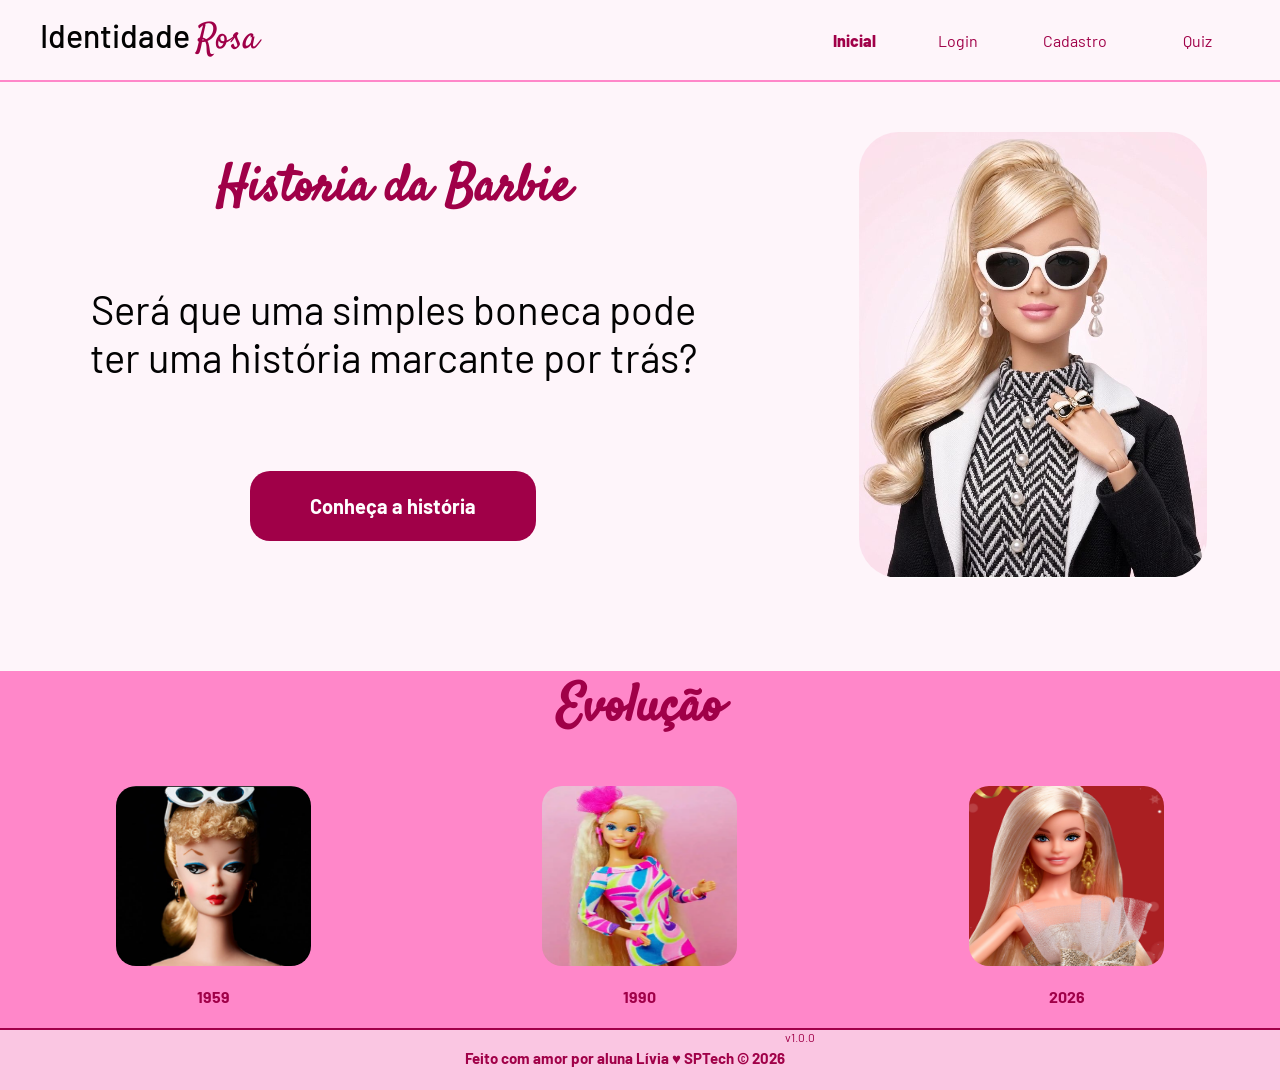
<file: public/index.html>
<!DOCTYPE html>
<html lang="en">

<head>
  <meta charset="UTF-8">
  <meta http-equiv="X-UA-Compatible" content="IE=edge">
  <meta name="viewport" content="width=device-width, initial-scale=1.0">

  <title>IdentidadeRosa</title>

  <script src="./js/sessao.js"></script>

  <link rel="stylesheet" href="./css/estilo.css">
  <link rel="icon" href="./assets/imgs/iconbarbie.png">
  <link rel="preconnect" href="https://fonts.gstatic.com">
</head>

<body>
  <div class="header">
    <div class="container">
      <h1 class="titulo">Identidade <span>Rosa</span></h1>
      <ul class="navbar">
        <li class="agora">
          <a href="#">Inicial</a>
        </li>

        <li>  </li>
        <li>  </li>

        <li>
          <a href="login.html">Login</a>
        </li>
<li>  </li>
<li>  </li>
         
        <li>
          <a href="cadastro.html">Cadastro</a>
        </li>
<li>  </li>
<li>  </li>
         <li>  </li>
        <li>

          <a href="login.html">Quiz</a>
        </li>
      </ul>
    </div>
  </div>

  <div class="banner">
    <div class="container">
      <div class="banner-texto">
        <h1>Historia da Barbie</h1>

        <p>Será que uma simples boneca pode ter uma história marcante por trás?</p>

        <a href="historia.html">Conheça a história</a>
      </div>
      
      <div class="imagembarbie">
        <img src="assets/imgs/barbieindex.png">

      </div>

    </div>
  </div>
  
  <div class="social">
    <h2>Evolução</h2>
      <div class="boxes">
        <div class="box">
          <img src="assets/imgs/barbie pri.png">
          <h4>1959</h4>
          
        </div>
        <div class="box">
          <img src="assets/imgs/barbie dois.png">
          <h4>1990</h4>
          
        </div>
        <div class="box">
          <img src="assets/imgs/barbienova.png">
          <h4>2026</h4>
          
        </div>
      </div>
  </div>

  <div class="footer">
    <div class="container">
      <h4>Feito com amor por aluna Lívia &hearts; SPTech &copy; 2026</h4>
      <span class="version">v1.0.0</span>
    </div>
  </div>
</body>

</html>
</file>
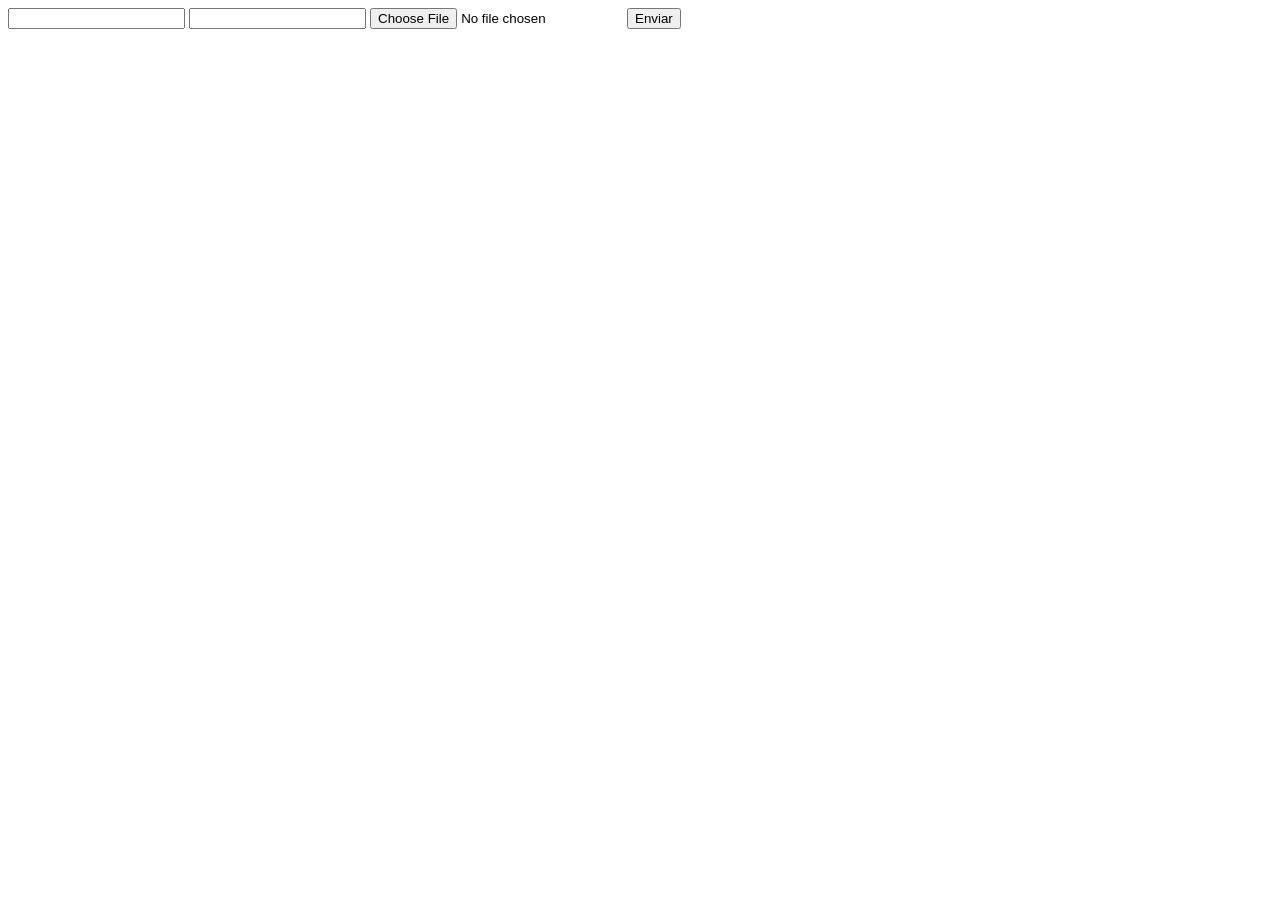
<file: DOCUMENTOS_DE_APOIO/exemplo_de_upload_de_arquivo/public/index.html>
<!DOCTYPE html>
<html lang="en">

<head>
  <meta charset="UTF-8">
  <meta http-equiv="X-UA-Compatible" content="IE=edge">
  <meta name="viewport" content="width=device-width, initial-scale=1.0">
  <title>Upload</title>
</head>

<body>

  <div>
    <input name="nome" id="nome" type="text" />
    <input name="email" id="email" type="url" />
    <input name="foto" id="foto" type="file" />
    <button onclick="enviar()">Enviar</button>
  </div>

  <div id="container"></div>
</body>

</html>

<script>
  function enviar() {
    const formData = new FormData();
    formData.append('foto', foto.files[0])
    formData.append('nome', nome.value)
    formData.append('email', email.value)

    fetch("/usuarios/cadastro", {
      method: "POST",
      body: formData
    })
      .then(res => {
        window.location = "./perfil.html"
      })
      .catch(err => {
        console.log(err);
      })
  }
</script>
</file>
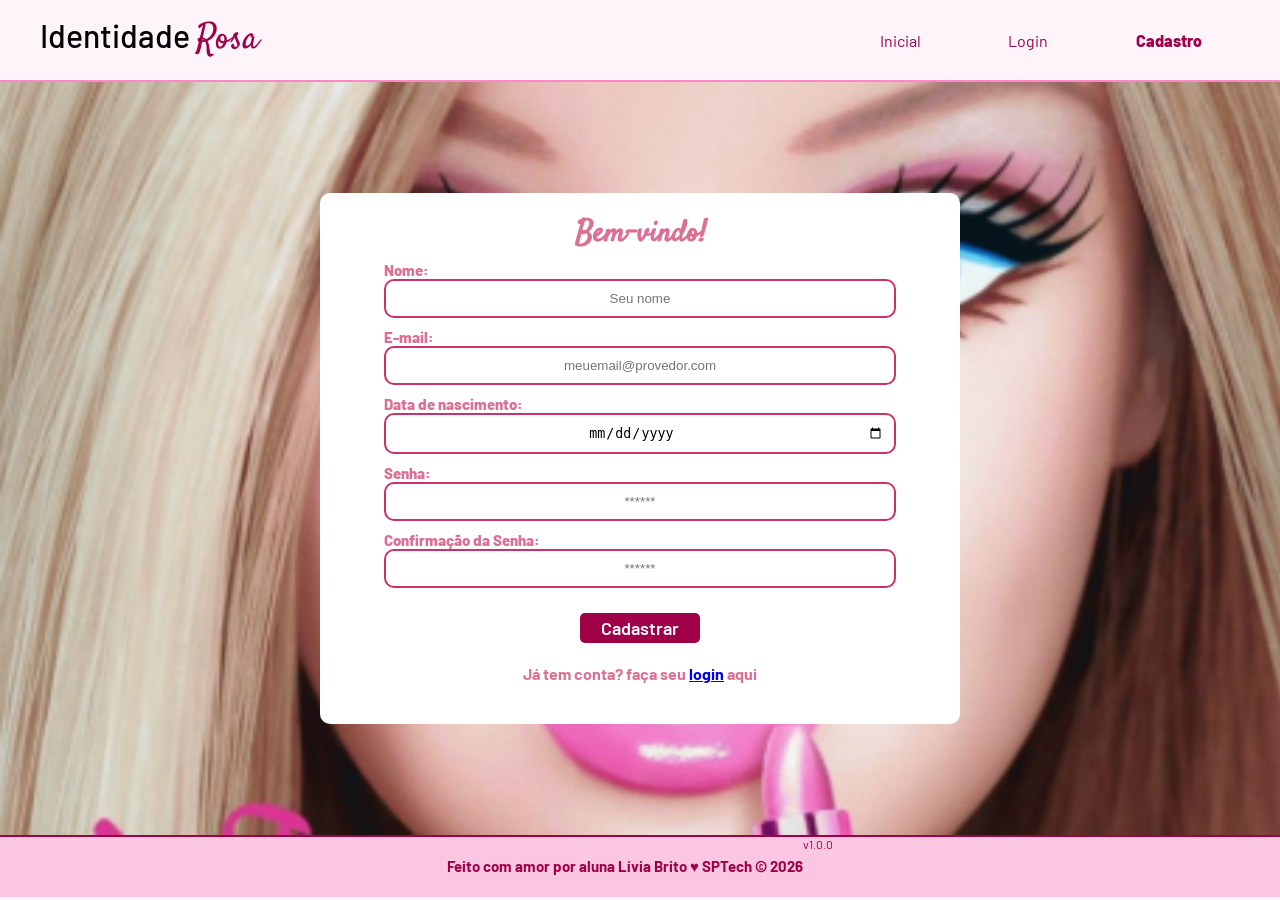
<file: public/cadastro.html>
<!DOCTYPE html>
<html lang="pt-br">

<head>
  <meta charset="UTF-8" />
  <meta http-equiv="X-UA-Compatible" content="IE=edge" />
  <meta name="viewport" content="width=device-width, initial-scale=1.0" />

  <title>Identidaderosa | Cadastro</title>

  <script src="./js/sessao.js"></script>

  <link rel="stylesheet" href="./css/estilo.css" />
  <link rel="icon" href="./assets/imgs/iconbarbie.png" />
  <link rel="preconnect" href="https://fonts.gstatic.com" />
</head>

<body>
  <!--header inicio-->
  <div class="header">
    <div class="container">
      <h1 class="titulo">Identidade <span>Rosa</span></h1>
      <ul class="navbar">
        <li>
          <a href="index.html">Inicial</a>
        </li>

        <li>
          <a href="login.html">Login</a>
        </li>
        <li class="agora">
          <a href="#">Cadastro</a>
        </li>
      </ul>
    </div>
  </div>
  <!--header fim-->

  <div class="login">
    <div class="alerta_erro">
      <div class="card_erro" id="cardErro">
        <span id="mensagem_erro"></span>
      </div>
    </div>
    <div class="container">
      <div class="card card-cadastro">
        <h2>Bem-vindo!</h2>
        <div class="formulario">
          <!--
                         Para inserir mais um campo, copie uma das inputs abaixo.
                         Assim que inserir vá para o script abaixo.
                     -->
          <!--<div class="campo">
            <span>Código de ativação:</span>
            <input id="codigo_input" type="text" placeholder="Insira aqui seu código" />
          </div>-->
          <div class="campo">
            <span>Nome:</span>
            <input id="nome_input" type="text" placeholder="Seu nome" />
          </div>
          <div class="campo">
            <span>E-mail:</span>
            <input id="email_input" type="text" placeholder="meuemail@provedor.com" />
          </div>
          <div class="campo">
            <span>Data de nascimento:</span>
            <input id="nascimento_input" type="date" placeholder="**/**/****" />
          </div>


          <div class="campo">
            <span>Senha:</span>
            <input id="senha_input" type="password" placeholder="******" />
          </div>
          <div class="campo">
            <span>Confirmação da Senha:</span>
            <input id="confirmacao_senha_input" type="password" placeholder="******" />
          </div>
          <button class="botao" onclick="cadastrar()">Cadastrar</button>
          <div id="listaUsuarios"></div>
        </div>
        <div class="textologin">
          <h4>Já tem conta? faça seu <a href="login.html">login</a> aqui</h4>
        </div>
        <div id="div_aguardar" class="loading-div">
          <img src="./assets/circle-loading.gif" id="loading-gif" />
        </div>

        <div id="div_erros_login"></div>
      </div>
    </div>
  </div>

  <!--footer inicio-->
  <div class="footer">
    <div class="container">
      <h4>Feito com amor por aluna Lívia Brito &hearts; SPTech &copy; 2026</h4>
      <span class="version">v1.0.0</span>
    </div>
  </div>
  <!--footer fim-->
</body>

</html>



<script>
  let vetorSenhas = [];

  function cadastrar() {
    var nomeVar = nome_input.value;
    var emailVar = email_input.value;
    var nascVar = nascimento_input.value;
    var senhaVar = senha_input.value;
    var confirmacaoSenhaVar = confirmacao_senha_input.value;

    if (
      nomeVar == "" ||
      emailVar == "" ||
      nascVar == "" ||
      senhaVar == "" ||
      confirmacaoSenhaVar == ""
    ) {
      cardErro.style.display = "block";
      mensagem_erro.innerHTML = "Preencha todos os campos!";
      finalizarAguardar();
      return false;
    }

    let emailInvalido = true;

    for (let i = 0; i < emailVar.length; i++) {
      if (emailVar[i] == "@") {
        emailInvalido = false;
      }
    }

    if (emailInvalido) {
      cardErro.style.display = "block";
      mensagem_erro.innerHTML = "Email inválido!";
      finalizarAguardar();
      return false;
    }

    vetorSenhas.push(senhaVar);

    for (let i = 0; i < vetorSenhas.length; i++) {
      if (vetorSenhas[i].length < 6) {
        cardErro.style.display = "block";
        mensagem_erro.innerHTML = "A senha deve possuir pelo menos 6 caracteres!";
        finalizarAguardar();
        vetorSenhas = [];
        return false;
      } else {
        setInterval(sumirMensagem, 5000);
      }

    }

    if (senhaVar != confirmacaoSenhaVar) {
      cardErro.style.display = "block";
      mensagem_erro.innerHTML = "As senhas não são iguais!";
      finalizarAguardar();
      return false;
    } else {
      setInterval(sumirMensagem, 5000);
    }

    fetch("/usuarios/cadastrar", {
      method: "POST",
      headers: {
        "Content-Type": "application/json",
      },
      body: JSON.stringify({
        nomeServer: nomeVar,
        emailServer: emailVar,
        nascServer: nascVar,
        senhaServer: senhaVar,
      }),
    })
      .then(function (resposta) {
        console.log("resposta: ", resposta);

        if (resposta.ok) {
          cardErro.style.display = "block";

          mensagem_erro.innerHTML =
            "Cadastro realizado com sucesso! Redirecionando para tela de Login...";

          setTimeout(() => {
            window.location = "login.html";
          }, 2000);

          limparFormulario();
          finalizarAguardar();
        } else {
          throw "Houve um erro ao tentar realizar o cadastro!";
        }
      })
      .catch(function (resposta) {
        console.log(`#ERRO: ${resposta}`);
        finalizarAguardar();
      });

    return false;
  }

  function sumirMensagem() {
    cardErro.style.display = "none";
  }

</script>
</file>
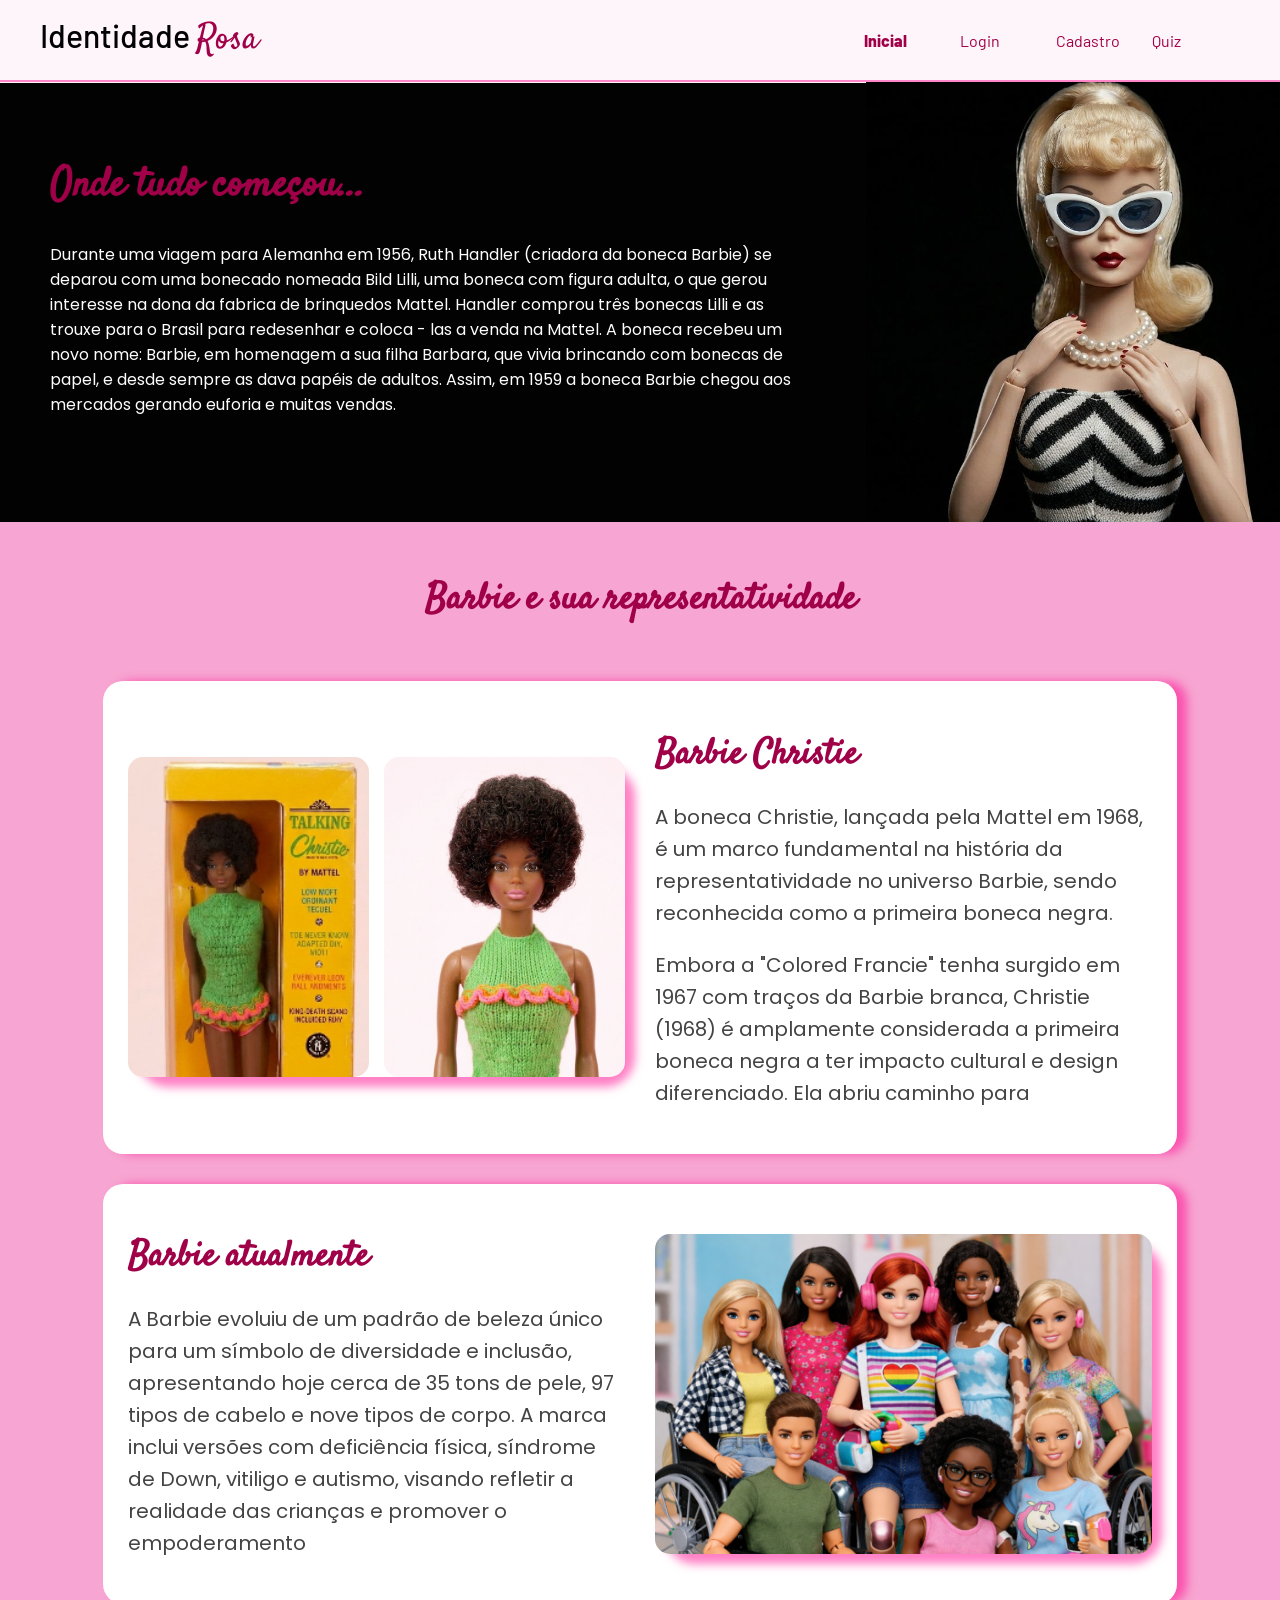
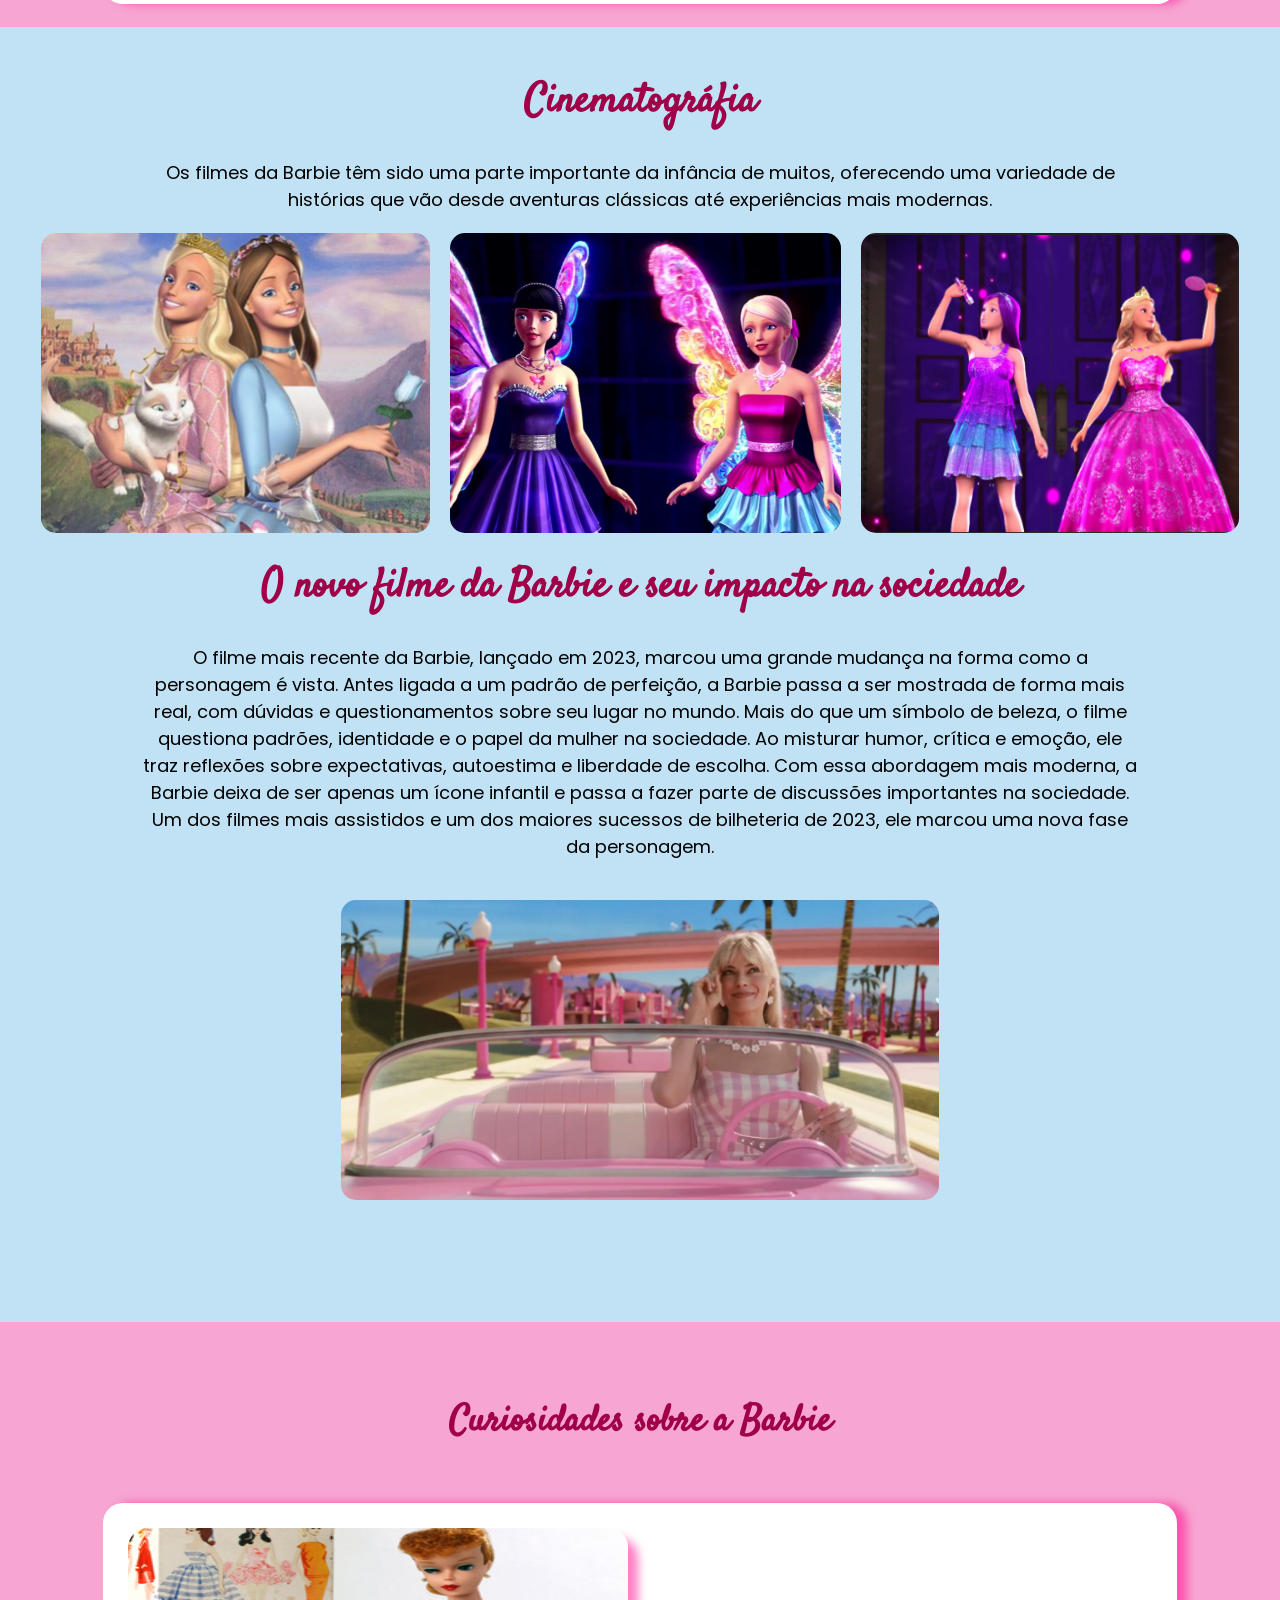
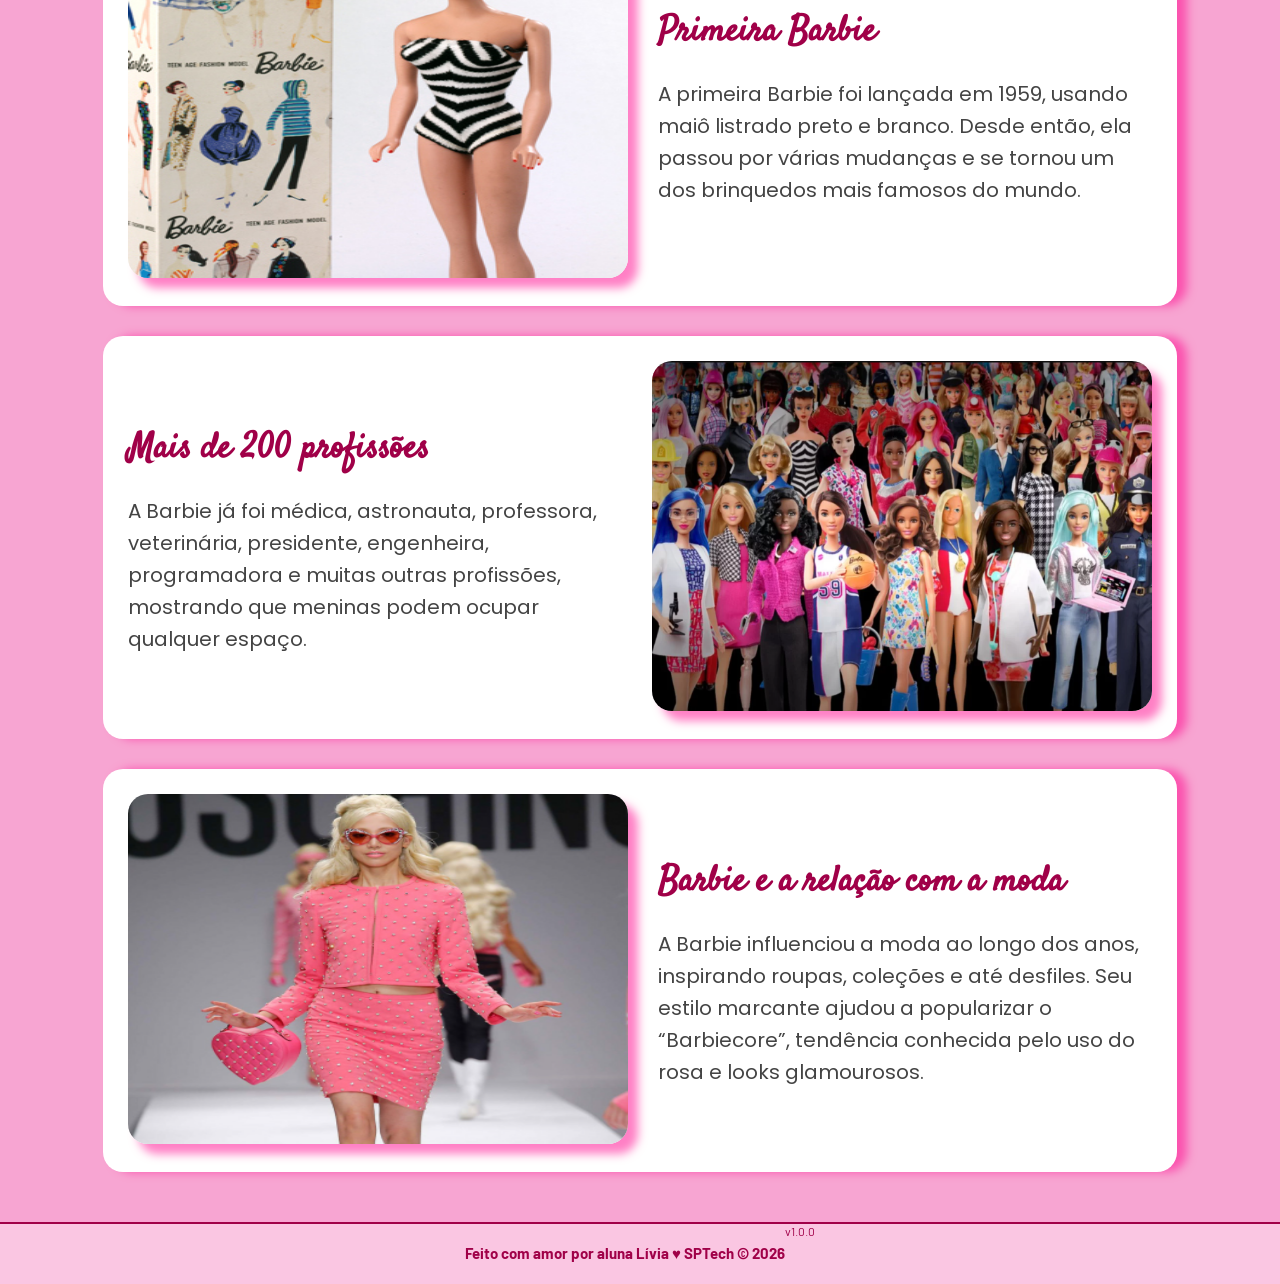
<file: public/historia.html>
<!DOCTYPE html>
<html lang="en">

<head>
    <meta charset="UTF-8">
    <meta http-equiv="X-UA-Compatible" content="IE=edge">
    <meta name="viewport" content="width=device-width, initial-scale=1.0">

    <title>IdentidadeRosa</title>

    <script src="./js/sessao.js"></script>

    <link rel="stylesheet" href="./css/estilo.css">
    <link rel="icon" href="./assets/imgs/iconbarbie.png">
    <link rel="preconnect" href="https://fonts.gstatic.com">
</head>

<body>
    <div class="header">
        <div class="container">
            <h1 class="titulo">Identidade <span>Rosa</span></h1>
            <ul class="navbar">
                <li class="agora">
                    <a href="index.html">Inicial</a>
                </li>

                <li>
                    <a href="login.html">Login</a>
                </li>

                <li>
                    <a href="cadastro.html">Cadastro</a>
                </li>

                <li>
                    <a href="login.html">Quiz</a>
                </li>
            </ul>
        </div>
    </div>

    <div class="banner">
        <div class="container">
            <div class="banner-texto2">
                <h1>Onde tudo começou...</h1>

                <p>Durante uma viagem para Alemanha em 1956, Ruth Handler (criadora da boneca Barbie) se deparou com uma
                    bonecado nomeada Bild Lilli, uma boneca com figura adulta, o que gerou interesse na dona da fabrica
                    de brinquedos Mattel.
                    Handler comprou três bonecas Lilli e as trouxe para o Brasil para redesenhar e coloca - las a venda
                    na Mattel.
                    A boneca recebeu um novo nome: Barbie, em homenagem a sua filha Barbara, que vivia brincando com
                    bonecas de papel, e desde sempre as dava papéis de adultos.
                    Assim, em 1959 a boneca Barbie chegou aos mercados gerando euforia e muitas vendas.
                </p>

            </div>
            <div class="imgbarbie2">
                <img src="assets/imgs/barbie-preto.png">
            </div>
        </div>
    </div>

    <div class="historia">
        <h1>Barbie e sua representatividade</h1>

        <div class="card-historia">
            <div class="img-card">
                <img src="assets/imgs/barbiecaixa.png" alt="">
                <img src="assets/imgs/barbierepresenta.png" alt="">
            </div>
            <div class="texto-card">
                <h1>Barbie Christie</h1>
                <p>A boneca Christie, lançada pela Mattel em 1968, é um marco fundamental 
                    na história da representatividade no universo Barbie, 
                    sendo reconhecida como a primeira boneca negra.</p>
                    <p>Embora a "Colored Francie" tenha surgido em 1967 com traços da Barbie branca,
                         Christie (1968) é amplamente considerada 
                        a primeira boneca negra a ter impacto cultural e design diferenciado. Ela abriu caminho para</p>
            </div>
        </div>

        <div class="card-historia reverse">
            <div class="img-card">
                <img src="assets/imgs/barbiesrepresentatividades.png" alt="">
            </div>
            <div class="texto-card">
                <h1>Barbie atualmente </h1>
                <p>A Barbie evoluiu de um padrão de beleza único para um símbolo de diversidade e inclusão, apresentando
                    hoje cerca de 35 tons de pele, 97 tipos de cabelo e nove tipos de corpo.
                    A marca inclui versões com deficiência física, síndrome de Down, vitiligo e autismo, visando
                    refletir a realidade das crianças e promover o empoderamento</p>
            </div>
        </div>
    </div>

    <div class="filmes">
        <div class="texto-filme">
            <h1>Cinematográfia</h1>
            <p>Os filmes da Barbie têm sido uma parte importante da infância de muitos,
                oferecendo uma variedade de histórias que vão desde
                aventuras clássicas até experiências mais modernas.</p>
        </div>
        <div class="card-filmes">
            <img src="assets/imgs/filme1.png" alt="">
            <img src="assets/imgs/filme2.png" alt="">
            <img src="assets/imgs/filme3.png" alt="">
        </div>

        <div class="texto-filme">
            <h1>O novo filme da Barbie e seu impacto na sociedade</h1>
            <p>O filme mais recente da Barbie, lançado em 2023, marcou uma grande mudança na forma como a personagem é
                vista. Antes ligada a um padrão de perfeição, a Barbie passa a ser mostrada de forma mais real, com
                dúvidas e questionamentos sobre seu lugar no mundo.

                Mais do que um símbolo de beleza, o filme questiona padrões, identidade e o papel da mulher na
                sociedade. Ao misturar humor, crítica e emoção, ele traz reflexões sobre expectativas, autoestima e
                liberdade de escolha.

                Com essa abordagem mais moderna, a Barbie deixa de ser apenas um ícone infantil e passa a fazer parte de
                discussões importantes na sociedade. Um dos filmes mais assistidos e um dos maiores sucessos de
                bilheteria de 2023, ele marcou uma nova fase da personagem.</p>
        </div>


        <div class="card-filmes2">
            <img src="assets/imgs/filmenovo2.png" alt="">
        </div>
    </div>
    </div>
    <div class="historia">
    <h1>Curiosidades sobre a Barbie</h1>

    <div class="card-historia">
        <div class="card-img">
            <img src="assets/imgs/primeiraboneca.png" alt="">
        </div>
        <div class="texto-card">
            <h1>Primeira Barbie</h1>
            <p>A primeira Barbie foi lançada em 1959, usando maiô listrado preto e branco. Desde então, ela passou por várias mudanças e se tornou um dos brinquedos mais famosos do mundo.</p>
        </div>
    </div>

    <div class="card-historia reverse">
        <div class="card-img">
            <img src="assets/imgs/barbieprofissoes.png" alt="">
        </div>
        <div class="texto-card">
            <h1>Mais de 200 profissões</h1>
            <p>A Barbie já foi médica, astronauta, professora, veterinária, presidente, engenheira, programadora e muitas outras profissões, mostrando que meninas podem ocupar qualquer espaço.</p>
        </div>
    </div>

    <div class="card-historia">
        <div class="card-img">
            <img src="assets/imgs/barbiecore.png" alt="">
        </div>
        <div class="texto-card">
            <h1>Barbie e a relação com a moda</h1>
            <p>A Barbie influenciou a moda ao longo dos anos, inspirando roupas, coleções e até desfiles. Seu estilo marcante ajudou a popularizar o “Barbiecore”, tendência conhecida pelo uso do rosa e looks glamourosos.</p>
        </div>
    </div>
</div>

      
    <div class="footer">
        <div class="container">
            <h4>Feito com amor por aluna Lívia &hearts; SPTech &copy; 2026</h4>
            <span class="version">v1.0.0</span>
        </div>
    </div>
    
</body>

</html>
</file>
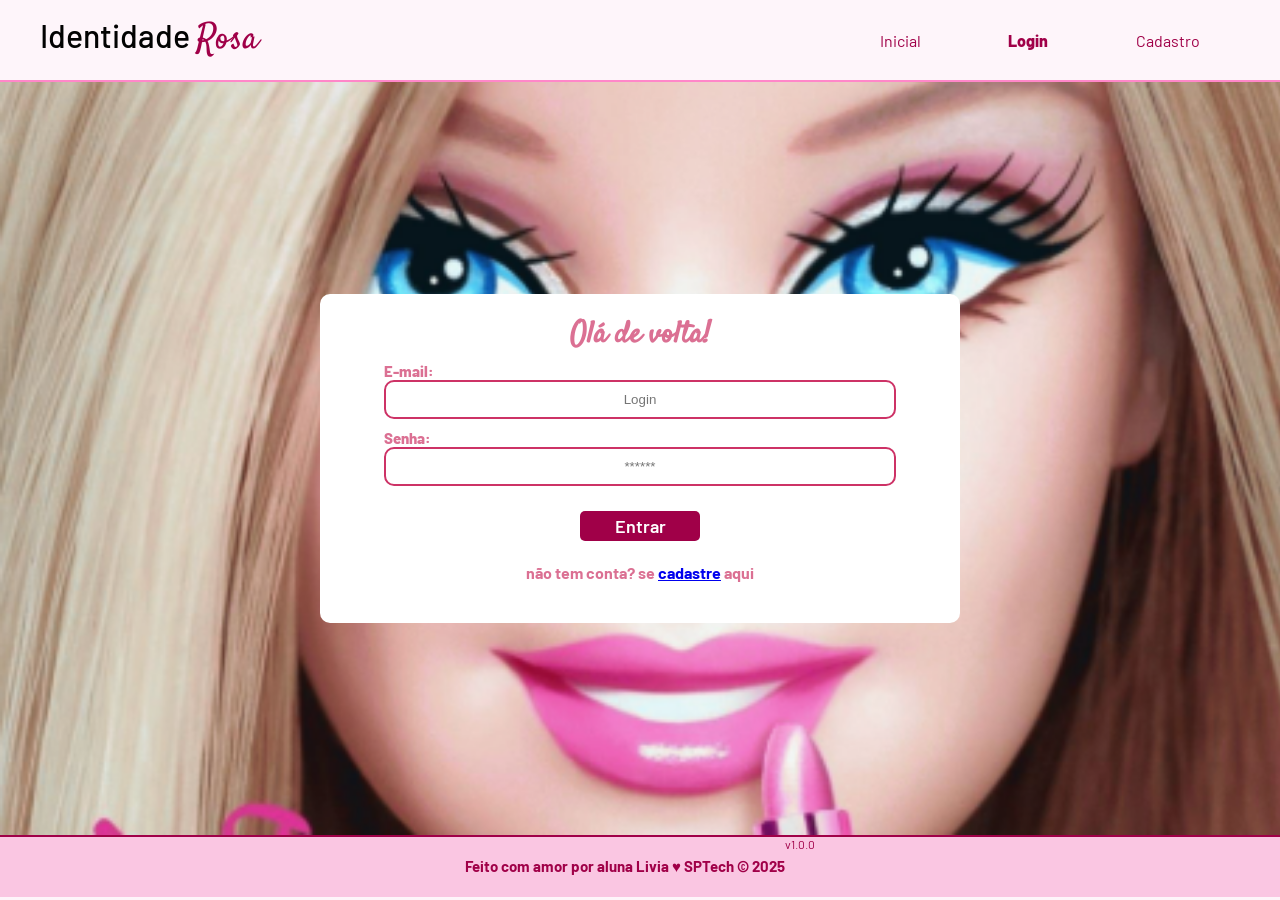
<file: public/login.html>
<!DOCTYPE html>
<html lang="pt-br">

<head>
    <meta charset="UTF-8">
    <meta http-equiv="X-UA-Compatible" content="IE=edge">
    <meta name="viewport" content="width=device-width, initial-scale=1.0">

    <title>IdentidadeRosa</title>

    <script src="./js/sessao.js"></script>

    <link rel="stylesheet" href="./css/estilo.css">
    <link rel="icon" href="./assets/imgs/iconbarbie.png">
    <link rel="preconnect" href="https://fonts.gstatic.com">
</head>

<body>

    <!--Header-->

    <div class="header">
        <div class="container">
            <h1 class="titulo">Identidade <span>Rosa</span></h1>
            <ul class="navbar">
                <li>
                    <a href="index.html">Inicial</a>
                </li>

                <li class="agora">
                    <a href="#">Login</a>
                </li>
                <li>
                    <a href="cadastro.html">Cadastro</a>
                </li>
            </ul>
        </div>
    </div>


    <div class="login">
        <div class="alerta_erro">
            <div class="card_erro" id="cardErro">
                <span id="mensagem_erro"></span>
            </div>
        </div>
        <div class="container">
            <div class="card card-login">
                <h2>Olá de volta!</h2>
                <div class="formulario">
                    <div class="campo">
                        <span>E-mail:</span>
                        <input id="email_input" type="text" placeholder="Login">
                    </div>
                    <div class="campo">
                        <span>Senha:</span>
                        <input id="senha_input" type="password" placeholder="******">
                    </div>
                    <button class="botao" onclick="entrar()">Entrar</button>
                </div>
                <div class="textologin">
                    <h4>não tem conta? se <a href="cadastro.html">cadastre</a> aqui</h4>
                </div>
                <div id="div_aguardar" class="loading-div">
                    <img src="./assets/circle-loading.gif" id="loading-gif">
                </div>

                <div id="div_erros_login"></div>
            </div>
        </div>
    </div>

    <!--footer inicio-->
    <div class="footer">
        <div class="container">
            <h4>Feito com amor por aluna Livia &hearts; SPTech &copy; 2025</h4>
            <span class="version">v1.0.0</span>
        </div>
    </div>
    <!--footer fim-->

</body>

</html>

<script>


    function entrar() {
        aguardar();

        var emailVar = email_input.value;
        var senhaVar = senha_input.value;

        if (emailVar == "" || senhaVar == "") {
            cardErro.style.display = "block"
            mensagem_erro.innerHTML = "(Mensagem de erro para todos os campos em branco)";
            finalizarAguardar();
            return false;
        }
        else {
            setInterval(sumirMensagem, 5000)
        }

        console.log("FORM LOGIN: ", emailVar);
        console.log("FORM SENHA: ", senhaVar);

        fetch("/usuarios/autenticar", {
            method: "POST",
            headers: {
                "Content-Type": "application/json"
            },
            body: JSON.stringify({
                emailServer: emailVar,
                senhaServer: senhaVar
            })
        }).then(function (resposta) {
            console.log("ESTOU NO THEN DO entrar()!")

            if (resposta.ok) {
                console.log(resposta);

                resposta.json().then(json => {
                    console.log(json);
                    console.log(JSON.stringify(json));
                    sessionStorage.EMAIL_USUARIO = json.email;
                    sessionStorage.NOME_USUARIO = json.nome;
                    sessionStorage.ID_USUARIO = json.id;

                    setTimeout(function () {
                        window.location.href = "./quiz.html";
                    }, 1000); // apenas para exibir o loading

                });

            } else {

                console.log("Houve um erro ao tentar realizar o login!");

                resposta.text().then(texto => {
                    console.error(texto);
                    finalizarAguardar(texto);
                });
            }

        }).catch(function (erro) {
            console.log(erro);
        })

        return false;
    }

    function sumirMensagem() {
        cardErro.style.display = "none"
    }

</script>
</file>
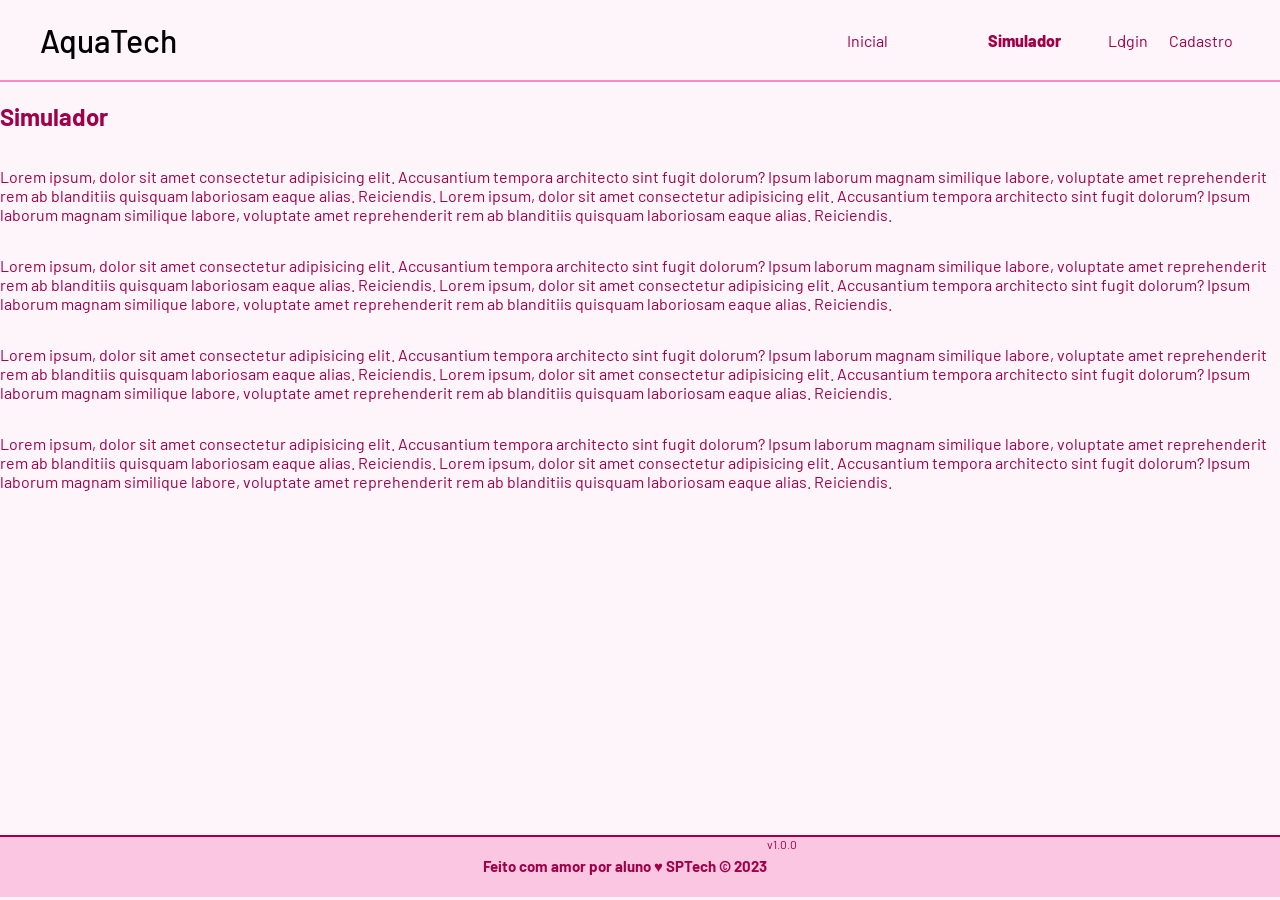
<file: public/simulador.html>
<!DOCTYPE html>
<html lang="pt-br">

<head>
    <meta charset="UTF-8">
    <meta http-equiv="X-UA-Compatible" content="IE=edge">
    <meta name="viewport" content="width=device-width, initial-scale=1.0">

    <title>AquaTech | Simulador</title>

    <script src="./js/sessao.js"></script>

    <link rel="stylesheet" href="./css/estilo.css">
    <link rel="icon" href="./assets/icon/favicon2.ico">
    <link rel="preconnect" href="https://fonts.gstatic.com">
</head>

<body>

    <!--header inicio-->
    <div class="header">
        <div class="container">
            <h1 class="titulo">AquaTech</h1>
            <ul class="navbar">
                <li>
                    <a href="./index.html">Inicial</a>
                </li>
                <li class="agora">Simulador</li>
                <li>|</li>
                <li>
                    <a href="./login.html">Login</a>
                </li>
                <li>
                    <a href="./login.html">Cadastro</a>
                </li>
            </ul>
        </div>
    </div>


    <!-- simulador inicio -->
    <div class="simulador">
        <div class="container">
            <h2>Simulador</h2>
            <p>Lorem ipsum, dolor sit amet consectetur adipisicing elit. Accusantium tempora architecto sint fugit
                dolorum? Ipsum laborum magnam similique labore, voluptate amet reprehenderit rem ab blanditiis quisquam
                laboriosam eaque alias. Reiciendis. Lorem ipsum, dolor sit amet consectetur adipisicing elit.
                Accusantium tempora architecto sint fugit dolorum? Ipsum laborum magnam similique labore, voluptate amet
                reprehenderit rem ab blanditiis quisquam laboriosam eaque alias. Reiciendis.</p>
            <p>Lorem ipsum, dolor sit amet consectetur adipisicing elit. Accusantium tempora architecto sint fugit
                dolorum? Ipsum laborum magnam similique labore, voluptate amet reprehenderit rem ab blanditiis quisquam
                laboriosam eaque alias. Reiciendis. Lorem ipsum, dolor sit amet consectetur adipisicing elit.
                Accusantium tempora architecto sint fugit dolorum? Ipsum laborum magnam similique labore, voluptate amet
                reprehenderit rem ab blanditiis quisquam laboriosam eaque alias. Reiciendis.</p>
            <p>Lorem ipsum, dolor sit amet consectetur adipisicing elit. Accusantium tempora architecto sint fugit
                dolorum? Ipsum laborum magnam similique labore, voluptate amet reprehenderit rem ab blanditiis quisquam
                laboriosam eaque alias. Reiciendis. Lorem ipsum, dolor sit amet consectetur adipisicing elit.
                Accusantium tempora architecto sint fugit dolorum? Ipsum laborum magnam similique labore, voluptate amet
                reprehenderit rem ab blanditiis quisquam laboriosam eaque alias. Reiciendis.</p>
            <p>Lorem ipsum, dolor sit amet consectetur adipisicing elit. Accusantium tempora architecto sint fugit
                dolorum? Ipsum laborum magnam similique labore, voluptate amet reprehenderit rem ab blanditiis quisquam
                laboriosam eaque alias. Reiciendis. Lorem ipsum, dolor sit amet consectetur adipisicing elit.
                Accusantium tempora architecto sint fugit dolorum? Ipsum laborum magnam similique labore, voluptate amet
                reprehenderit rem ab blanditiis quisquam laboriosam eaque alias. Reiciendis.</p>

        </div>
    </div>
    <!-- simulador fim -->

    <!--footer inicio-->
    <div class="footer">
        <div class="container">
            <h4>Feito com amor por aluno &hearts; SPTech &copy; 2023</h4>
            <span class="version">v1.0.0</span>
        </div>
    </div>
    <!--footer fim-->


</body>

</html>
</file>
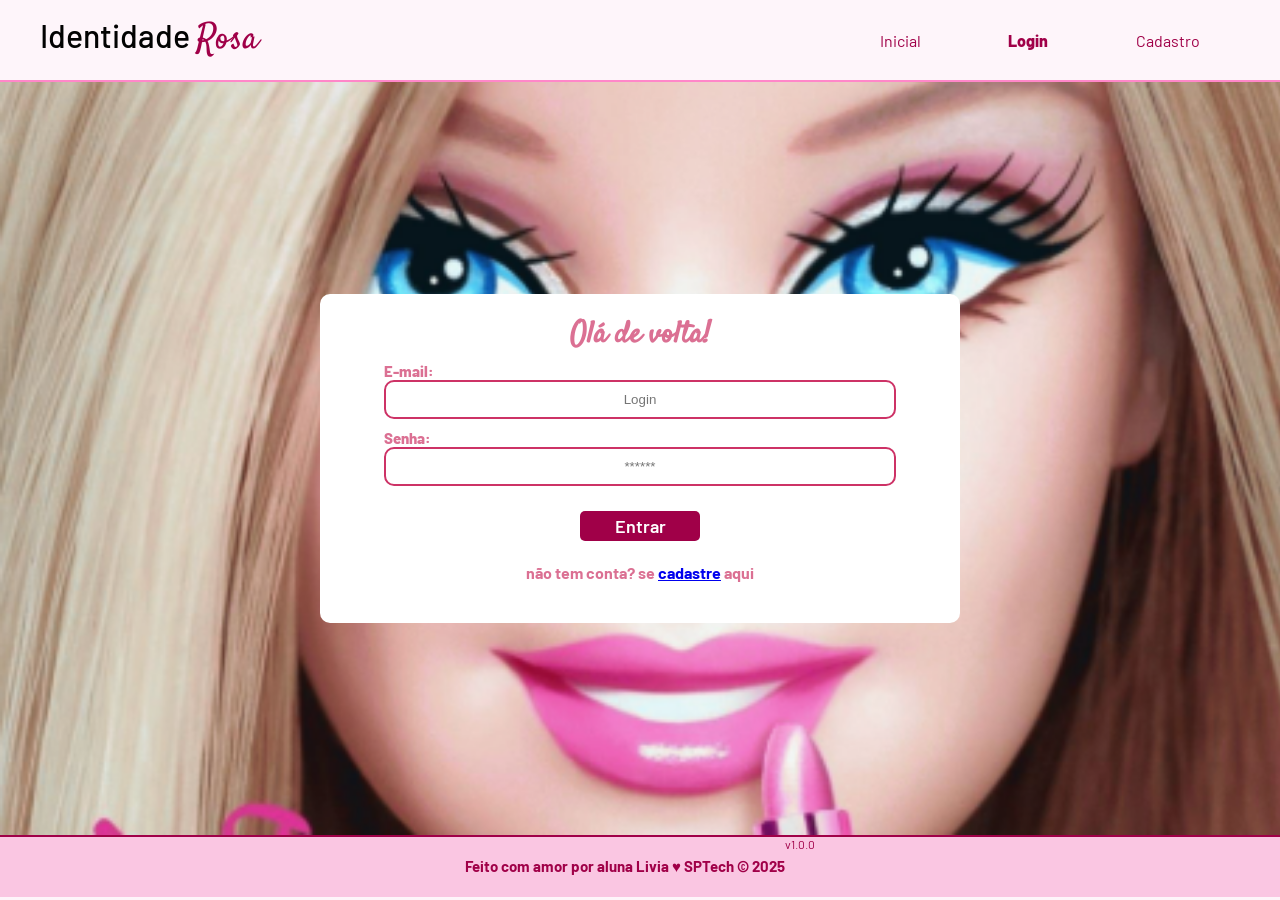
<file: public/dashboard/cards.html>
<!DOCTYPE html>
<html lang="pt-br">

<head>
    <link rel="shortcut icon" href="../assets/icon/favicon2.ico" type="image/x-icon">
    <meta charset="UTF-8">
    <meta http-equiv="X-UA-Compatible" content="IE=edge">
    <meta name="viewport" content="width=device-width, initial-scale=1.0">
    <title>AquaTech | Tempo Real</title>


    <link rel="stylesheet" href="./../css/dashboards.css">
    <link rel="stylesheet" href="./../css/estilo.css" />

    <script src="../js/sessao.js"></script>
    <script src="../js/alerta.js"></script>
    <link rel="preconnect" href="https://fonts.gstatic.com">
    <link
        href="https://fonts.googleapis.com/css2?family=Exo+2:ital,wght@0,100;0,200;0,300;0,400;0,500;0,600;0,700;0,800;0,900;1,100;1,200;1,300;1,400;1,500;1,600;1,700;1,800;1,900&display=swap"
        rel="stylesheet">
</head>

<body onload="validarSessao(), exibirAquarios(),  atualizacaoPeriodica()">

    <div class="janela">

        <div class="header-left dash-header">

            <h1>AquaTech</h1>

            <div class="hello">
                <h3>Olá, <span id="b_usuario">usuário</span>!</h3>
            </div>

            <div class="btn-nav">
                <h3>Aquários</h3>
            </div>

            <div class="btn-nav-white">
                <a href="./dashboard.html">
                    <h3>Gráficos</h3>
                </a>
            </div>

            <div class="btn-nav-white">
                <a href="./mural.html">
                    <h3>Mural de Avisos</h3>
                </a>
            </div>

            <div class="btn-logout" onclick="limparSessao()">
                <h3>Sair</h3>
            </div>

        </div>

        <div class="dash">
            <div id="alerta">
            </div>
            <div class="area-parametros-alerta">
                <p class="titulo-legenda">
                    Legenda - Parâmetros para Alertas
                </p>
                <div class="parametros-alerta">
                    <div class="item-regua perigo-frio">
                        <p>Perigo</p>
                        <p>&lt;=5°C</p>
                    </div>
                    <div class="item-regua alerta-frio">
                        <p>Alerta</p>
                        <p>&lt;=10°C</p>
                    </div>
                    <div class="item-regua ideal">
                        <p>Ideal</p>
                        <p>20°C</p>
                    </div>
                    <div class="item-regua alerta-quente">
                        <p>Alerta</p>
                        <p>&gt;=22°C</p>
                    </div>
                    <div class="item-regua perigo-quente">
                        <p>Perigo</p>
                        <p>&gt;=23°C</p>
                    </div>
                </div>
            </div>

            <div class="cards" id="cardAquarios">

            </div>

        </div>

    </div>

</body>

<script>

    function exibirAquarios() {
        JSON.parse(sessionStorage.AQUARIOS).forEach(item => {
            document.getElementById("cardAquarios").innerHTML += `
                    <div class="card-aquario">
                        <div class="title-aquario">
                            <h1>${item.descricao}</h1>
                        </div>
                        <div class="desc-aquario">
                        <div class="temperatura">
                            <p id="temp_aquario_${item.id}">-°C</p>
                        </div>
                        <div class="cor-alerta" id="card_${item.id}"></div>
                    </div>
                    </div>
                    `
        });
    }

</script>

</html>
</file>
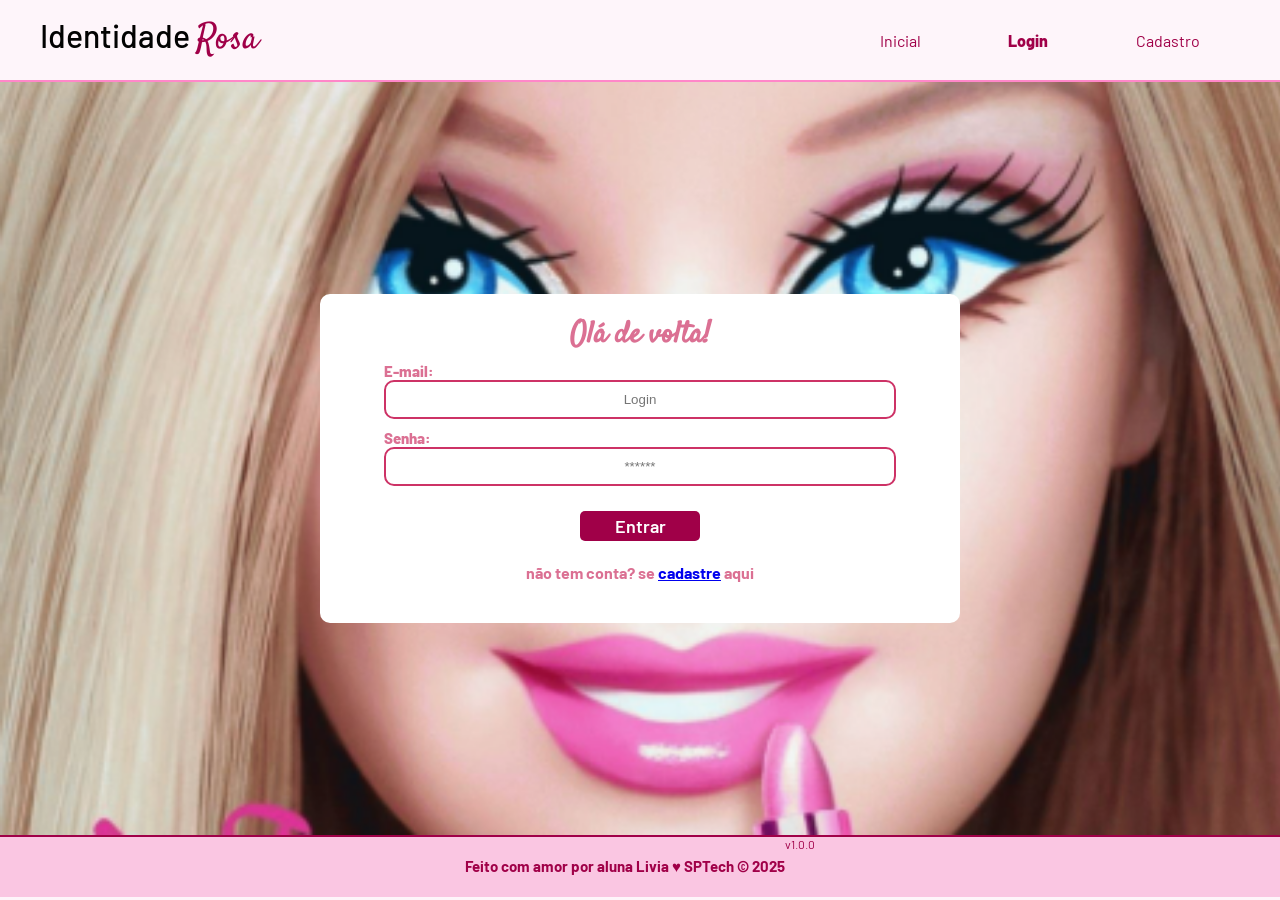
<file: public/dashboard/edicao-aviso.html>
<!DOCTYPE html>
<html lang="pt-br">

<head>
    <link rel="shortcut icon" href="../assets/icon/favicon2.ico" type="image/x-icon">
    <meta charset="UTF-8">
    <meta http-equiv="X-UA-Compatible" content="IE=edge">
    <meta name="viewport" content="width=device-width, initial-scale=1.0">
    <title>AquaTech | Página Inicial</title>

    
    <link rel="stylesheet" href="./../css/dashboards.css">
    <link rel="stylesheet" href="./../css/estilo.css" />
    <script src="../js/sessao.js"></script>

    <link rel="preconnect" href="https://fonts.gstatic.com">
    <link
        href="https://fonts.googleapis.com/css2?family=Exo+2:ital,wght@0,100;0,200;0,300;0,400;0,500;0,600;0,700;0,800;0,900;1,100;1,200;1,300;1,400;1,500;1,600;1,700;1,800;1,900&display=swap"
        rel="stylesheet">
</head>

<body onload="validarSessao(), listarInfosDeUm()" style="background-color: #161618;">
    <!-- <body onload="validarSessao()"> -->

    <div class="janela">


        <div class="header-left">

            <h1>AquaTech</h1>

            <div class="hello">
                <h3>Olá, <span id="b_usuario">usuário</span>!</h3>
            </div>

            <div class="btn-nav-white">
                <a href="cards.html">
                    <h3>Aquários</h3>
                </a>
            </div>

            <div class="btn-nav-white">
                <a href="./dashboard.html">
                    <h3>Gráficos</h3>
                </a>
            </div>

            <div class="btn-nav-white">
                <a href="./mural.html">
                    <h3>Mural de Avisos</h3>
                </a>
            </div>

            <div class="btn-logout" onclick="limparSessao()">
                <h3>Sair</h3>
            </div>

        </div>

        <div class="dash-right">

            <div class="avisos">
                <div class="container">
                    <h1>Editar um aviso</h1>
                    <div class="div-form">
                        <label>
                            ID:
                            <br>
                            <input id="input_id" maxlength="100" type="text" style="color: rgb(196, 196, 196)" disabled>
                        </label>
                        <label>
                            Autor:
                            <br>
                            <input id="input_nome" maxlength="100" type="text" style="color: rgb(196, 196, 196)"
                                disabled>
                        </label>
                        <label>
                            Título:
                            <br>
                            <input id="input_titulo" maxlength="100" type="text" style="color: rgb(196, 196, 196)"
                                disabled>
                        </label>
                        <br>
                        <label>
                            Descrição (máximo de 250 caracteres):
                            <br>
                            <textarea id="textarea_descricao" maxlength="250" rows="5"></textarea>
                        </label>
                        <br>
                        <button onclick="editar()">Editar</button>
                    </div>

                </div>
            </div>
        </div>
    </div>
</body>

</html>

<script>
    function listarInfosDeUm() {
        console.log("Criar função de trazer informações de post escolhido");
    }

    function editar() {
        fetch(`/avisos/editar/${sessionStorage.getItem("ID_POSTAGEM_EDITANDO")}`, {
            method: "PUT",
            headers: {
                "Content-Type": "application/json"
            },
            body: JSON.stringify({
                descricao: textarea_descricao.value
            })
        }).then(function (resposta) {

            if (resposta.ok) {
                window.alert("Post atualizado com sucesso pelo usuario de email: " + sessionStorage.getItem("EMAIL_USUARIO") + "!");
                window.location = "/dashboard/mural.html"
            } else if (resposta.status == 404) {
                window.alert("Deu 404!");
            } else {
                throw ("Houve um erro ao tentar realizar a postagem! Código da resposta: " + resposta.status);
            }
        }).catch(function (resposta) {
            console.log(`#ERRO: ${resposta}`);
        });
    }

</script>
</file>
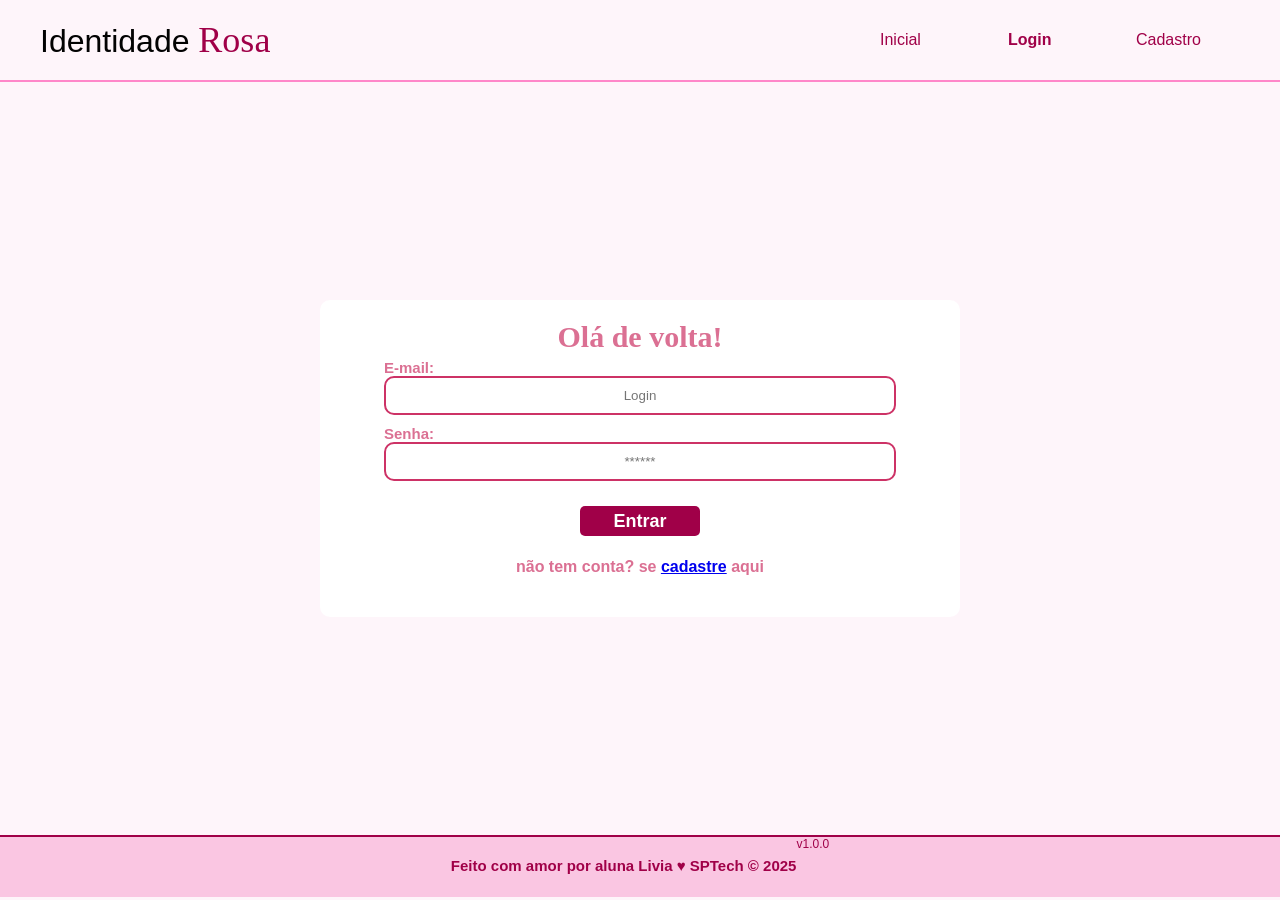
<file: public/dashboard/mural.html>
<!DOCTYPE html>
<html lang="pt-br">

<head>
    <link rel="shortcut icon" href="../assets/icon/favicon2.ico" type="image/x-icon">
    <meta charset="UTF-8">
    <meta http-equiv="X-UA-Compatible" content="IE=edge">
    <meta name="viewport" content="width=device-width, initial-scale=1.0">
    <title>AquaTech | Avisos</title>

    <link rel="stylesheet" href="./../css/dashboards.css">
    <link rel="stylesheet" href="./../css/estilo.css" />
    <script src="../js/sessao.js"></script>
    <script src="./../js/alerta.js"></script>

    <link rel="preconnect" href="https://fonts.gstatic.com">
    <link
        href="https://fonts.googleapis.com/css2?family=Exo+2:ital,wght@0,100;0,200;0,300;0,400;0,500;0,600;0,700;0,800;0,900;1,100;1,200;1,300;1,400;1,500;1,600;1,700;1,800;1,900&display=swap"
        rel="stylesheet">
</head>

<body onload="validarSessao(), atualizarFeed()" style="background-color: #161618;">

    <div class="janela">


        <div class="header-left">

            <h1>AquaTech</h1>

            <div class="hello">
                <h3>Olá, <span id="b_usuario">usuário</span>!</h3>
            </div>

            <div class="btn-nav-white">
                <a href="cards.html">
                    <h3>Aquários</h3>
                </a>
            </div>

            <div class="btn-nav-white">
                <a href="./dashboard.html">
                    <h3>Gráficos</h3>
                </a>
            </div>

            <div class="btn-nav">
                <h3>Mural de Avisos</h3>
            </div>

            <div class="btn-logout" onclick="limparSessao()">
                <h3>Sair</h3>
            </div>

        </div>

        <div class="dash-right">


            <div class="avisos">
                <div id="alerta">
                </div>
                <div class="container">
                    <h1>Publicar um aviso</h1>
                    <div class="div-form">
                        <form id="form_postagem" method="post" onsubmit="return publicar()">
                            <label>
                                Título:
                                <br>
                                <input name="titulo" id="titulo" maxlength="100" type="text">
                            </label>
                            <br>
                            <br>
                            <label>
                                Descrição (máximo de 250 caracteres):
                                <br>
                                <textarea name="descricao" id="textarea_descricao" maxlength="250" rows="5"></textarea>
                            </label>
                            <br>
                            <br>
                            <button>Enviar</button>
                        </form>
                    </div>
                    <h1>Mural de Avisos</h1>
                    <div class="div-results">
                        <div id="feed_container" class="feed-container">
                        </div>
                    </div>
                </div>
            </div>
        </div>
    </div>




</body>

</html>

<script>
    
    b_usuario.innerHTML = sessionStorage.NOME_USUARIO;

    function limparFormulario() {
        document.getElementById("form_postagem").reset();
    }

    function publicar() {
        var idUsuario = sessionStorage.ID_USUARIO;

        var corpo = {
            titulo: form_postagem.titulo.value,
            descricao: form_postagem.descricao.value
        }

        fetch(`/avisos/publicar/${idUsuario}`, {
            method: "post",
            headers: {
                "Content-Type": "application/json"
            },
            body: JSON.stringify(corpo)
        }).then(function (resposta) {

            console.log("resposta: ", resposta);

            if (resposta.ok) {
                window.alert("Post realizado com sucesso pelo usuario de ID: " + idUsuario + "!");
                window.location = "/dashboard/mural.html";
                limparFormulario();
                finalizarAguardar();
            } else if (resposta.status == 404) {
                window.alert("Deu 404!");
            } else {
                throw ("Houve um erro ao tentar realizar a postagem! Código da resposta: " + resposta.status);
            }
        }).catch(function (resposta) {
            console.log(`#ERRO: ${resposta}`);
            finalizarAguardar();
        });

        return false;

    }

    function editar(idAviso) {
        sessionStorage.ID_POSTAGEM_EDITANDO = idAviso;
        console.log("cliquei em editar - " + idAviso);
        window.alert("Você será redirecionado à página de edição do aviso de id número: " + idAviso);
        window.location = "/dashboard/edicao-aviso.html"

    }

    function deletar(idAviso) {
        console.log("Criar função de apagar post escolhido - ID" + idAviso);
        fetch(`/avisos/deletar/${idAviso}`, {
            method: "DELETE",
            headers: {
                "Content-Type": "application/json"
            }
        }).then(function (resposta) {

            if (resposta.ok) {
                window.alert("Post deletado com sucesso pelo usuario de email: " + sessionStorage.getItem("EMAIL_USUARIO") + "!");
                window.location = "/dashboard/mural.html"
            } else if (resposta.status == 404) {
                window.alert("Deu 404!");
            } else {
                throw ("Houve um erro ao tentar realizar a postagem! Código da resposta: " + resposta.status);
            }
        }).catch(function (resposta) {
            console.log(`#ERRO: ${resposta}`);
        });
    }

    function atualizarFeed() {
        fetch("/avisos/listar").then(function (resposta) {
            if (resposta.ok) {
                if (resposta.status == 204) {
                    var feed = document.getElementById("feed_container");
                    var mensagem = document.createElement("span");
                    mensagem.innerHTML = "Nenhum resultado encontrado."
                    feed.appendChild(mensagem);
                    throw "Nenhum resultado encontrado!!";
                }

                resposta.json().then(function (resposta) {
                    console.log("Dados recebidos: ", JSON.stringify(resposta));

                    var feed = document.getElementById("feed_container");
                    feed.innerHTML = "";
                    for (let i = 0; i < resposta.length; i++) {
                        var publicacao = resposta[i];

                        // criando e manipulando elementos do HTML via JavaScript
                        var divPublicacao = document.createElement("div");
                        var spanID = document.createElement("span");
                        var spanTitulo = document.createElement("span");
                        var spanNome = document.createElement("span");
                        var divDescricao = document.createElement("div");
                        var divButtons = document.createElement("div");
                        var btnEditar = document.createElement("button");
                        var btnDeletar = document.createElement("button");


                        spanID.innerHTML = "ID: <b>" + publicacao.idAviso + "</b>";
                        spanTitulo.innerHTML = "Título: <b>" + publicacao.titulo + "</b>";
                        spanNome.innerHTML = "Autor: <b>" + publicacao.nome + "</b>";
                        divDescricao.innerHTML = "Descrição: <b>" + publicacao.descricao + "</b>";
                        btnEditar.innerHTML = "Editar";
                        btnDeletar.innerHTML = "Deletar";

                        divPublicacao.className = "publicacao";
                        spanTitulo.id = "inputNumero" + publicacao.idAviso;
                        spanNome.className = "publicacao-nome";
                        spanTitulo.className = "publicacao-titulo";
                        divDescricao.className = "publicacao-descricao";

                        divButtons.className = "div-buttons"

                        btnEditar.className = "publicacao-btn-editar"
                        btnEditar.id = "btnEditar" + publicacao.idAviso;
                        btnEditar.setAttribute("onclick", `editar(${publicacao.idAviso})`);

                        btnDeletar.className = "publicacao-btn-editar"
                        btnDeletar.id = "btnDeletar" + publicacao.idAviso;
                        btnDeletar.setAttribute("onclick", `deletar(${publicacao.idAviso})`);

                        divPublicacao.appendChild(spanID);
                        divPublicacao.appendChild(spanNome);
                        divPublicacao.appendChild(spanTitulo);
                        divPublicacao.appendChild(divDescricao);
                        divPublicacao.appendChild(divButtons);
                        divButtons.appendChild(btnEditar);
                        divButtons.appendChild(btnDeletar);
                        feed.appendChild(divPublicacao);
                    }

                    finalizarAguardar();
                });
            } else {
                throw ('Houve um erro na API!');
            }
        }).catch(function (resposta) {
            console.error(resposta);
            finalizarAguardar();
        });
    }

</script>
</file>
<file: public/css/estilo.css>
@import url('https://fonts.googleapis.com/css2?family=Barlow:ital,wght@0,100;0,200;0,300;0,400;0,500;0,600;0,700;0,800;0,900;1,100;1,200;1,300;1,400;1,500;1,600;1,700;1,800;1,900&display=swap');
@import url('https://fonts.googleapis.com/css2?family=Satisfy&display=swap');
@import url('https://fonts.googleapis.com/css2?family=Poppins&display=swap');

body {
  margin: 0;
  padding: 0;
  font-family: 'Barlow', 'Segoe UI', 'Segoe UI', Tahoma, Geneva, Verdana, sans-serif;
  background-color: #FEF5FA;

}

:root {
  --tamanho-header: 80px;
  --tamanho-banner: calc(100vh - var(--tamanho-header) - var(--tamanho-footer) - 2px);
  --tamanho-simulador: calc(100vh - var(--tamanho-header) - var(--tamanho-footer) - 2px);
  --tamanho-login: calc(100vh - var(--tamanho-header) - var(--tamanho-footer) - 2px);
  --tamanho-footer: 65px;
}

.container {
  display: flex;
  width: 100%;
  color: #A00048;
  overflow: hidden;
}

.header {
  height: var(--tamanho-header);
  border-bottom: 2px solid #ff87c9;
}

.header .container {
  justify-content: space-between;
  align-items: center;
  height: 100%;
  width: 100%;
}

.header a {
  text-decoration: none;
  color: #A00048;
  margin-left: -80px;
}

.agora {
  font-weight: 800;
}

.navbar {
  width: 30%;
  display: flex;
  align-items: center;
  justify-content: space-around;
  list-style: none;
  color: #A00048;
}

.titulo {
  color: #020202;
  width: fit-content;
  font-weight: 500;
  padding: 0 20px;
}

.titulo span {
  color: #A00048;
  font-family: 'Satisfy', cursive;
  font-size: 36px;
}

.header h1 {
  margin: 0;
  margin-left:20px;
}

/* BANNER */

.banner {
  background-color: #FEF5FA;
  color: #A00048;
  
}

.banner .container {
  display: flex;
  align-items: center;
  justify-content: space-around;
  height: 100%;
  width: 100%;
  margin: 0;
  padding: 0;   
}


.imagembarbie img {
  margin-top: 50px;
  width: 100%;
  height: 100%;
  border-radius: 40px;  
}


.banner-texto {
  display: flex;
  flex-direction: column;
  align-items: center;
  gap: 30px;

  text-align: center;
  width: 50%;
  height: 100%;
}

.banner-texto h1 {
  padding: 0;
  margin: 0;
  font-size: 50px;
  font-family: 'Satisfy', cursive;
    margin-top:30px;
}

.banner-texto p {
  font-size: 40px;
  color: #020202;
    margin-top:30px;
}

.banner-texto a {
  display: flex;
  align-items: center;
  justify-content: center;
  background-color: #A00048;
  text-decoration: none;
  border: none;
  color: white;
  width: fit-content;
  padding: 15px 60px;
  height: 40px;
  border-radius: 20px;
  font-size: 20px;
  font-weight: bold;
  cursor: pointer;
  transition: 0.3s;
  margin-top:20px;
}

.banner-texto h2 {
  font-family: 'Satisfy', cursive;
  font-size: 52px;
  margin-top: 90px;
  margin-bottom: 40px;
  text-align: center;
}


.banner-texto a:hover {
  background-color: #ff87c9;
}

.banner .container span {
  font-weight: 800;
}

/* MISSÃO VISÃO VALORES */

.social {
  background-color: #ff87c9;
}

.social h2 {
  font-family: 'Satisfy', cursive;
  color: #A00048;
  font-size: 52px;
  margin-top: 90px;
  margin-bottom: 40px;
  text-align: center;
}

.social .boxes {
  margin-top: 20px;
  display: flex;
  flex-direction: row;
  align-items: center;
  justify-content: space-around;
  width: 100%;
}

.box img {
  width: 195px;
}

.box img {
  height: 180px;
  border-radius: 20px;
}

.box h4 {
  color: #A00048
}



.social .container .boxes {
  display: flex;
  justify-content: space-between;
  width: 100%;
  padding: 30px 0;
}

.social .container .boxes {
  display: flex;
  justify-content: space-between;
  width: 100%;
  padding: 30px 0;
  height: 200px;
}

.social p {
  text-align: center;
}

.box {
  display: flex;
  flex-direction: column;
  align-items: center;
}

.box2 h1 {
  display: flex;
  flex-direction: column;
  font-size: 36px;
  align-items: center;
  font-family: 'Satisfy', cursive;
  color: #A00048;
}


/* FOOTER */

.footer {
  background-color: #fac6e2;
  height: 60px;
  color: #A00048;
  display: flex;
  font-size: 15px;
  border-top: 2px solid #A00048;
}

.footer .container {
  justify-content: center;
  text-align: center;
  
}

.footer .container .version {
  font-size: 12px;
}

.banner-texto2 {
  margin: 0;
  padding: 105px 50px;
  background-color: #020202;
  max-width: 70%;
  margin-top: -2px;

}

.banner-texto2 h1 {
  padding: 0;
  text-align: left;
  font-size: 40px;
  font-family: 'Satisfy', cursive;
  margin-top: -30px;
}

.banner-texto2 p {
  margin: 0;
  font-size: 16px;
  color: #fdfdfd;
  text-align: left;
  font-family: 'Poppins', cursive;
}

.imgbarbie2 {
  width: 30px;
  margin-right: 30%;
}

.historia {
  margin-top: -25px;
  padding: 50px 0;
  display: flex;
  flex-direction: column;
  align-items: center;
  justify-content: center;
  gap: 30px;
  background-color: #f7a5d2;
  width: 100%;
}
.historia2 {
  margin-top: -25px;
  padding: 50px 0;
  display: flex;
  flex-direction: column;
  align-items: center;
  justify-content: center;
  gap: 30px;
  background-color: #c1e2f5;
  width: 100%;
}

.historia h1 {
  color: #A00048;
  font-size: 36px;
  font-family: 'Satisfy', cursive;
}

.card-historia {
  width: 80%;
  min-height: 350px;
  display: flex;
  align-items: center;
  justify-content: space-between;
  gap: 30px;
  box-shadow: 10px 0px 10px rgba(255, 0, 140, 0.5);
  background: white;
  padding: 25px;
  border-radius: 20px;
}

.card-historia .card-img img {
  margin: auto;
  width: 500px;
  height: 350px;
  box-shadow: 10px 10px 10px rgba(255, 0, 140, 0.5);
  border-radius: 20px;
}

.card-historia2 {
  width: 80%;
  min-height: 350px;
  display: flex;
  align-items: center;
  justify-content: space-between;
  gap: 30px;
  padding: 25px;

}

.card-historia .img-card {
  width: 50%;
  height: 320px;
  box-shadow: 10px 10px 10px rgba(255, 0, 140, 0.5);
  display: flex;
  border-radius: 30px;  
  gap: 15px;
  justify-content: center;
  align-items: center;
}

li{
  gap:20px;
}
.card-historia .img-card img {
  width: 100%;
  height: 100%;

  object-fit: cover;
  object-position: top;
  border-radius: 15px;
}

.card-historia2 img {
width:400px;
height:350px;
border-radius: 50px;
}

.card-historia2 h1{
  padding:30px;
  margin: 0;

}

.card-historia2 p {
 padding:30px;
  margin:0;
}
/* TEXTO */
.card-historia .texto-card {
  width: 50%;
}

.card-historia .texto-card h1 {
  font-size: 35px;
  margin-bottom: 15px;
}

.card-historia .texto-card p {
  font-size: 20px;
  line-height: 1.6;
  font-family: 'Poppins', sans-serif;
  color: #444;
}

/* CARD INVERTIDO */
.reverse {
  flex-direction: row-reverse;
}

.filmes {
  margin-top: -27px;
  background-color: #c1e2f5;
  height: 1300px;
  padding-top: 20px;
}

.card-filmes {
  display: flex;
  align-items: center;
  justify-content: center;
  gap: 20px;
  padding-top: 20px;
}

.card-filmes img {
  height: 300px;
  border-radius: 15px;
}

.texto-filme h1 {
  display: flex;
  text-align: center;
  justify-content: center;
  font-size: 40px;
  font-family: 'Satisfy', cursive;
  color: #A00048;
}

.texto-filme p {
  text-align: center;
  font-size: 18px;
  color: #000000;
  width: 80%;
  margin-left: 10%;
  display: flex;
  justify-content: center;
  align-items: center;
  max-width: 1000px;
  margin: auto;
  font-family: 'Poppins', cursive;
}

.card-filmes2 {
  display: flex;
  justify-content: center;
  align-items: center;
}

.card-filmes2 img {
  height: 300px;
  border-radius: 15px;
  margin-top: 40px;
}

/* LOGIN */

.login {
  height: var(--tamanho-login);
  background-image: url('../assets/imgs/fundobarbie.png');
  background-size: cover;
}

.login .container {
  justify-content: center;
  align-items: center;
  height: 100%;
}

.card {
  width: 50%;
  background-color: #ffffff;
  border-radius: 10px;
  display: flex;
  align-items: center;
  justify-content: space-evenly;
  color: palevioletred;
  flex-direction: column;
  height: fit-content;
  padding: 20px 0;
}

.card h2 {
  margin: 0;
  font-size: 30px;
  font-family: 'Satisfy', cursive;
}

.formulario {
  display: flex;
  height: 90%;
  width: 80%;
  justify-content: space-around;
  flex-direction: column;
}

.formulario span {
  font-size: 15px;
  font-weight: 800;

}

.formulario input {
  border: 2px solid #cd3266;
  text-align: center;
  border-radius: 10px;
  margin: 0;
}

.formulario select {
  border: 2px solid pink;
  background-color: white;
  color: #f7a5d2;
  height: 36px;
  text-align: center;
  border-radius: 10px;
  margin: 0;
}

.campo {
  display: flex;
  flex-direction: column;
  justify-content: start;
  padding: 5px 0;
}

.botao {
  cursor: pointer;
  font-family: "Barlow", sans-serif;
  border: 0;
  border-radius: 5px;
  font-weight: 600;
  font-size: 18px;
  color: #fff;
  background-color: #A00048;
  width: 120px;
  height: 30px;
  align-self: center;
  margin-top: 20px;
}

.loading-div {
  width: 50px;
  display: none;
}

.loading-div img {
  height: 50px;
  width: 50px;
}

#div_erros_login {
  display: none
}

/* FORMULARIO */

.alerta_erro {
  display: flex;
  justify-content: flex-end;
}

.card_erro {
  display: none;
  background-color: #fff;
  color: black;
  width: 230px;
  position: fixed;
  border-radius: 4px;
  border: #ED145B 3px solid;
  padding: 10px;
  margin-right: 10%;
}

.card_erro #mensagem_erro {
  font-weight: 500;
  font-size: 20px;
}

.formulario .tipo_campo {
  font-size: 20px;
  font-weight: 600 !important;
}

.formulario {
  display: flex;
  flex-direction: column;
}

input {
  margin-bottom: 10px;
  border: 2px solid #32b9cd;
  padding: 10px;
  text-align: center;
  border-radius: 10px;
}

.btn {
  font-family: "Barlow", sans-serif;
  border: 0;
  border-radius: 5px;
  font-weight: 600;
  font-size: 18px;
  padding: 10px 15px;
  color: white;
  background-color: #ED145B;
  width: 120px;
  align-self: center;
  margin-top: 5px;
}

.loading-div {
  width: 50px;
  margin: auto;
  display: none;
}

.loading-div img {
  height: 50px;
  width: 50px;
}

/* SIMULADOR */

.simulador {
  color: white;
}

.simulador .container {
  flex-direction: column;
  overflow: scroll;
  height: var(--tamanho-simulador);
}

/* ALERTA */

#alerta {
  position: absolute;
  right: 0;
  bottom: 0;
}

.mensagem-alarme {
  background-color: white;
  border-radius: 5px;
  width: 300px;
  height: 80px;
  margin: 10px;
  padding: 10px 0;
  display: flex;
  justify-content: space-evenly;
  align-items: center;
}

.mensagem-alarme h3 {
  font-size: 14px;
  margin: 0;
}

.mensagem-alarme .informacao {
  width: 66%;
}

.alarme-sino {
  width: 48px;
  height: 48px;
  animation-name: bell;
  animation-duration: 4s;
  background-image: url('https://cdn-icons-png.flaticon.com/512/1157/1157000.png');
  background-size: cover;
  animation-iteration-count: infinite;
}

@keyframes bell {
  0% {
    transform: rotate(25deg)
  }

  25% {
    transform: rotate(-25deg)
  }

  50% {
    transform: rotate(25deg)
  }

  75% {
    transform: rotate(-25deg)
  }

  100% {
    transform: rotate(25deg)
  }
}
</file>
<file: public/css/dashboards.css>
/* pagina mural */

@import url('https://fonts.googleapis.com/css2?family=Barlow:ital,wght@0,100;0,200;0,300;0,400;0,500;0,600;0,700;0,800;0,900;1,100;1,200;1,300;1,400;1,500;1,600;1,700;1,800;1,900&display=swap');
@import url('https://fonts.googleapis.com/css2?family=Poppins&display=swap');
@import url('https://fonts.googleapis.com/css2?family=Satisfy&display=swap');


body {
  margin: 0;
  padding: 0;
  font-family: 'Barlow', 'Segoe UI', 'Segoe UI', Tahoma, Geneva, Verdana, sans-serif;
}

.label-captura {
  display: flex;
  justify-content: center;
}

.dash-right .avisos {
  width: 100%;
  color: pink;
  font-family: 'Barlow', 'Segoe UI', 'Segoe UI', Tahoma, Geneva, Verdana, sans-serif;
}

.dash-right .avisos .container {
  display: flex;
  flex-direction: column;
  align-items: center;
}

.dash-right .avisos .container .div-form {
  width: 95%;
}

.dash-right .avisos .container .div-form #form_postagem {
  width: 95%;
}

.dash-right .avisos .div-form label {
  width: 95%;
}

.dash-right .avisos .div-form input {
  width: 95%;
  border-radius: 5px;
}

.dash-right .avisos .div-form textarea {
  width: 95%;
  border: 3px solid #e6005a;
  background-color: white;
  border-radius: 5px;
}

.dash-right .avisos .div-form button {
  cursor: pointer;
  font-family: 'Barlow', 'Segoe UI', 'Segoe UI', Tahoma, Geneva, Verdana, sans-serif;
  border: 0;
  border-radius: 5px;
  font-weight: 600;
  font-size: 18px;
  padding: 10px 15px;
  color: white;
  background-color: #e6005a;
  width: 120px;
}

.publicacao-btn-editar {
  cursor: pointer;
  font-family: 'Barlow', 'Segoe UI', 'Segoe UI', Tahoma, Geneva, Verdana, sans-serif;
  border: 0;
  border-radius: 5px;
  font-weight: 600;
  font-size: 14px;
  padding: 5px 8px;
  color: white;
  background-color: #e6005a;
  width: 80px;
}

.publicacao {
  display: flex;
  flex-wrap: wrap;
  align-content: stretch;
  flex-direction: column;
  justify-content: center;
  align-items: stretch;
  border-bottom: 3px solid #e6005a;
  padding: 20px;
}

.publicacao>*:not(:last-child) {
  padding: 0 0 10px 0;
}

.div-results {
  width: 100%;
}

.div-results .feed-container {
  background-color: #212124;
  border-radius: 5px;
  margin-bottom: 80px;
}

.div-buttons {
  display: flex;
  justify-content: flex-end;
}

.div-buttons>* {
  margin-left: 30px;
}

/* pagina graficos */

.dash-header {
  background-color: #212124;
}

.dash {
  display: flex;
  flex-direction: column;
  width: 80%;
  min-height: 100vh;
  background-color: #ffade0;
  display: flex;
}

.kpis {
  display: flex;
  flex-direction: row;
  width: 100%;
  justify-content: space-evenly;
  margin-top: 5%;
}


.kpi h3 {
  font-size: 15px;
}

.kpi p {
  font-size: 16px;
  flex-direction: column;
  display: flex;
margin-top:-15px;
}

.kpi {
  display: flex;
  justify-content: space-between;
  flex-direction: column;
  padding: 20px 20px;
  background-color: #A00048;
  width: 160px;
  height: 90px;
  border-radius: 10px;
  box-shadow: 5px 5px 10px #A00048;
  transition: 500ms;
  text-align: center;
  color: white;
  font-size: 50px;
}

.kpi:hover {
  transition: 500ms;
  transform: scale(1.10)
}

.graficos {
  width: 100%;
  height: 70vh;
  display: flex;
  justify-content: space-between;
  padding: 20px;
  box-sizing: border-box;
  margin-top: 100px;

}

.titulo-grafico {
  margin-bottom: 10px;
  font-size: 18px;
  font-weight: 600;
  color: #444;
}

.grafico {
  background: linear-gradient(135deg, #ffffff, #f5f7ff);
  padding: 20px;
  border-radius: 20px;
  width: 45%;
  height: 100%;
  display: flex;
  flex-direction: column;
  box-sizing: border-box;
}

.chart-container {
  flex: 1;
  position: relative;
  min-height: 0;
}

.chart-container canvas {
  display: block;
  max-width: 100%;
  max-height: 100%;
}


.area-parametros-alerta {
  /* border: 2px solid pink; */
  display: flex;
  flex-direction: column;
  width: 70%;
  margin: auto;
  margin-top: 10px;
  background-color: #212124;
}

.area-parametros-alerta .titulo-legenda {
  color: white;
  font-weight: 600;
  width: fit-content;
  margin: 10px 20px;
}

.parametros-alerta {
  display: flex;
  width: 100%;
}

.item-regua {
  width: 20%;
  text-align: center;
  height: 80px;
  display: flex;
  flex-direction: column;
  justify-content: center;
  align-self: center;
}

.item-regua p {
  margin: 0;
  font-weight: 500;
}

.item-regua p:nth-child(2) {
  font-weight: 800;
}

.perigo-frio {
  background-color: #5c6bc0;
}

.perigo-quente {
  background-color: #ff7043;
}

.alerta-frio {
  background-color: #42a5f5;
}

.alerta-quente {
  background-color: #ffee58;
}

.ideal {
  background-color: #9ccc65;
}

.cards {
  display: flex;
  flex-wrap: wrap;
  justify-content: center;
  height: 450px;
  width: 100%;
  align-items: center;
  color: white;
}

.card-aquario {
  margin: 2%;
  min-width: 40%;
  max-width: 50%;
  width: fit-content;
  flex-wrap: wrap;
  display: flex;
  /* text-align: center; */
  height: 180px;
  /* justify-content: right; */
  background-color: #212124;
  font-size: 20px;
}

.card-aquario h1 {
  width: fit-content;
}

.card-aquario p {
  margin: 0;
  font-size: 50px;
  font-weight: lighter;
  text-align: left;
}

.desc-aquario {
  display: flex;
  flex-direction: row;
  align-items: center;
  width: 100%;
}

.desc-aquario .cor-alerta {
  width: 30px;
}

.title-aquario {
  width: 100%;
}


.cards h1 {
  font-size: 22px;
  border-bottom: solid white 1px;
  text-align: left;
  font-weight: lighter;
  margin: 20px;
}

.temperatura,
.umidade {
  margin: 5px;
  margin-left: 20px;
  width: 75%;
}

.cor-alerta {
  width: 13%;
  height: 30%;
  border-radius: 50%;
  display: inline-block;
}

.btns-dash {
  display: flex;
  align-items: center;
  justify-content: center;
  margin-top: 30px;
  flex-wrap: wrap;
  padding: 0 30% 0 30%;
}

.graph {
  width: 70%;
  margin: auto;
  padding-top: 10px;
}

.tituloGraficos {
  color: rgb(216, 216, 216);
  display: flex;
  justify-content: center;
}

.btn-chart {
  font-family: 'Barlow', 'Segoe UI', 'Segoe UI', Tahoma, Geneva, Verdana, sans-serif;
  border: 0;
  font-weight: 600;
  font-size: 18px;
  padding: 10px 15px;
  color: #e6005a;
  background-color: white;
  margin: 5px;
  border-radius: 3px;
  cursor: pointer
}

.btn-pink {
  color: white;
  background-color: #e6005a;
}

.btn-white {
  color: #e6005a;
  background-color: white;

}

.label-captura {
  height: 80px;
}

.display-none {
  display: none;
}

.display-flex {
  display: flex;
}

.display-block {
  display: block;
}

canvas {
  width: 100% !important;
  height: 100% !important;
}

/* PAGINA DOS GRÁFICOS 2023 */

.janela {
  display: flex;
  width: 100vw;
  /* width: 100vw; */
  min-height: 100vh;
}

.header-left a {
  text-decoration: none;
  color: white;
}

.header-left {
  min-height: 100vh;
  width: 20%;

  display: flex;
  flex-direction: column;
  justify-content: space-evenly;
  align-items: center;
  border-right: 3px solid #ff4c9d;
  background-color: #c1e2f5;
}

.header-left span {
  color: #A00048;
  font-family: 'Satisfy', cursive;
}

.header-left h1 {
  color: #020202;
  width: fit-content;
  font-weight: 500;
}

.dash-right {
  display: flex;
  width: 70%;
  height: fit-content;
  background-color: #161618;
  position: relative;
  top: 0;
  left: 25%;
  height: 100vh;
  overflow: auto;
}


.hello {
  width: 100%;
  display: flex;
  justify-content: center;
}

.hello h3 {
  color: #A00048;
  font-weight: 300;
  font-size: 1.2rem;
}

.hello h3 span {
  font-weight: 800;
}

.btn-nav {
  width: 40%;
  color: white;
  background-color: #e6005a;
  border-radius: 5px;
  text-align: center;
  padding: 2% 5%;
}

.btn-nav-white {
  width: 40%;
  background-color: white;
  border: 3px solid #e6005a;
  border-radius: 5px;
  text-align: center;
  padding: 2% 5%;
}

.btn-nav-white h3 {
  color: #e6005a;
  padding: 0;
  margin: 0;
}

.btn-nav h3,
.btn-logout h3 {
  margin: 0;
  padding: 0;
}

.btn-logout {
  margin: 0;
  padding: 0;
  width: 20%;
  background-color: #ff1c99;
  color: white;
  border-radius: 10px;
  text-align: center;
  padding: 10px 15px;
  margin-bottom: 100px;
  cursor: pointer;
}

.btn-logout2 {
  margin: 0;
  padding: 10px 30px;
  width: 20%;
  background-color: #ff1c99;
  color: white;
  border-radius: 10px;
  display: flex;
  justify-content: center;
  margin-bottom: 100px;
  cursor: pointer;
}

.btn-logout2 h4 {
  text-align: center;
}

.pergunta {
  display: flex;
  gap: 120px;
  align-items: center;
  margin-left: 50px;
}

input {
  display: flex;
  justify-content: center;
  align-items: center;
  margin-left: 50px;
  border-radius: 20px;
  padding: 5px 5px;
  gap: 20px;
}

.pergunta p {
  font-family: 'Poppins', cursive;
  font-size: 15px;
  color: #A00048;
  border: 2px solid white;
}

button {
  border-radius: 20px;
  color: white;
  background-color: #A00048;
  padding: 10px 7px;
  margin-left: 50px;
  border: 2px solid white
}

.titquiz {
  color: white;
  font-family: 'Satisfy', cursive;
  font-size: 40px;
  margin-left: 50px;
}

.titquiz2 {
  margin-left: 50px;
  color: #000000;
  font-size: 15px;
}

.blocoQuiz {
  padding: 50px;
  color: white;
}

.quiz_perguntas {
  width: 60%;
}

.quiz_resultado {
  width: 40%;
  display: flex;
  align-items: center;
  justify-content: center;
}

.card-barbie {
  background: linear-gradient(135deg, #ff9ecf, #ff69b4);
  width: 320px;
  margin: 20px auto;
  padding: 25px;
  border-radius: 20px;
  text-align: center;
  box-shadow: 0 8px 20px rgba(0, 0, 0, 0.25);
  color: white;
  font-family: Arial, sans-serif;
}

.card-barbie h2 {
  margin-bottom: 15px;
  font-size: 28px;
}

.card-barbie p {
  font-size: 22px;
  margin-bottom: 15px;
}

.card-barbie span {
  font-weight: bold;
  color: #fff700;
  text-transform: uppercase;
}

.imagem-barbie img {
  border-radius: 15px;
  border: 4px solid white;
  margin-top: 10px;
}
</file>
